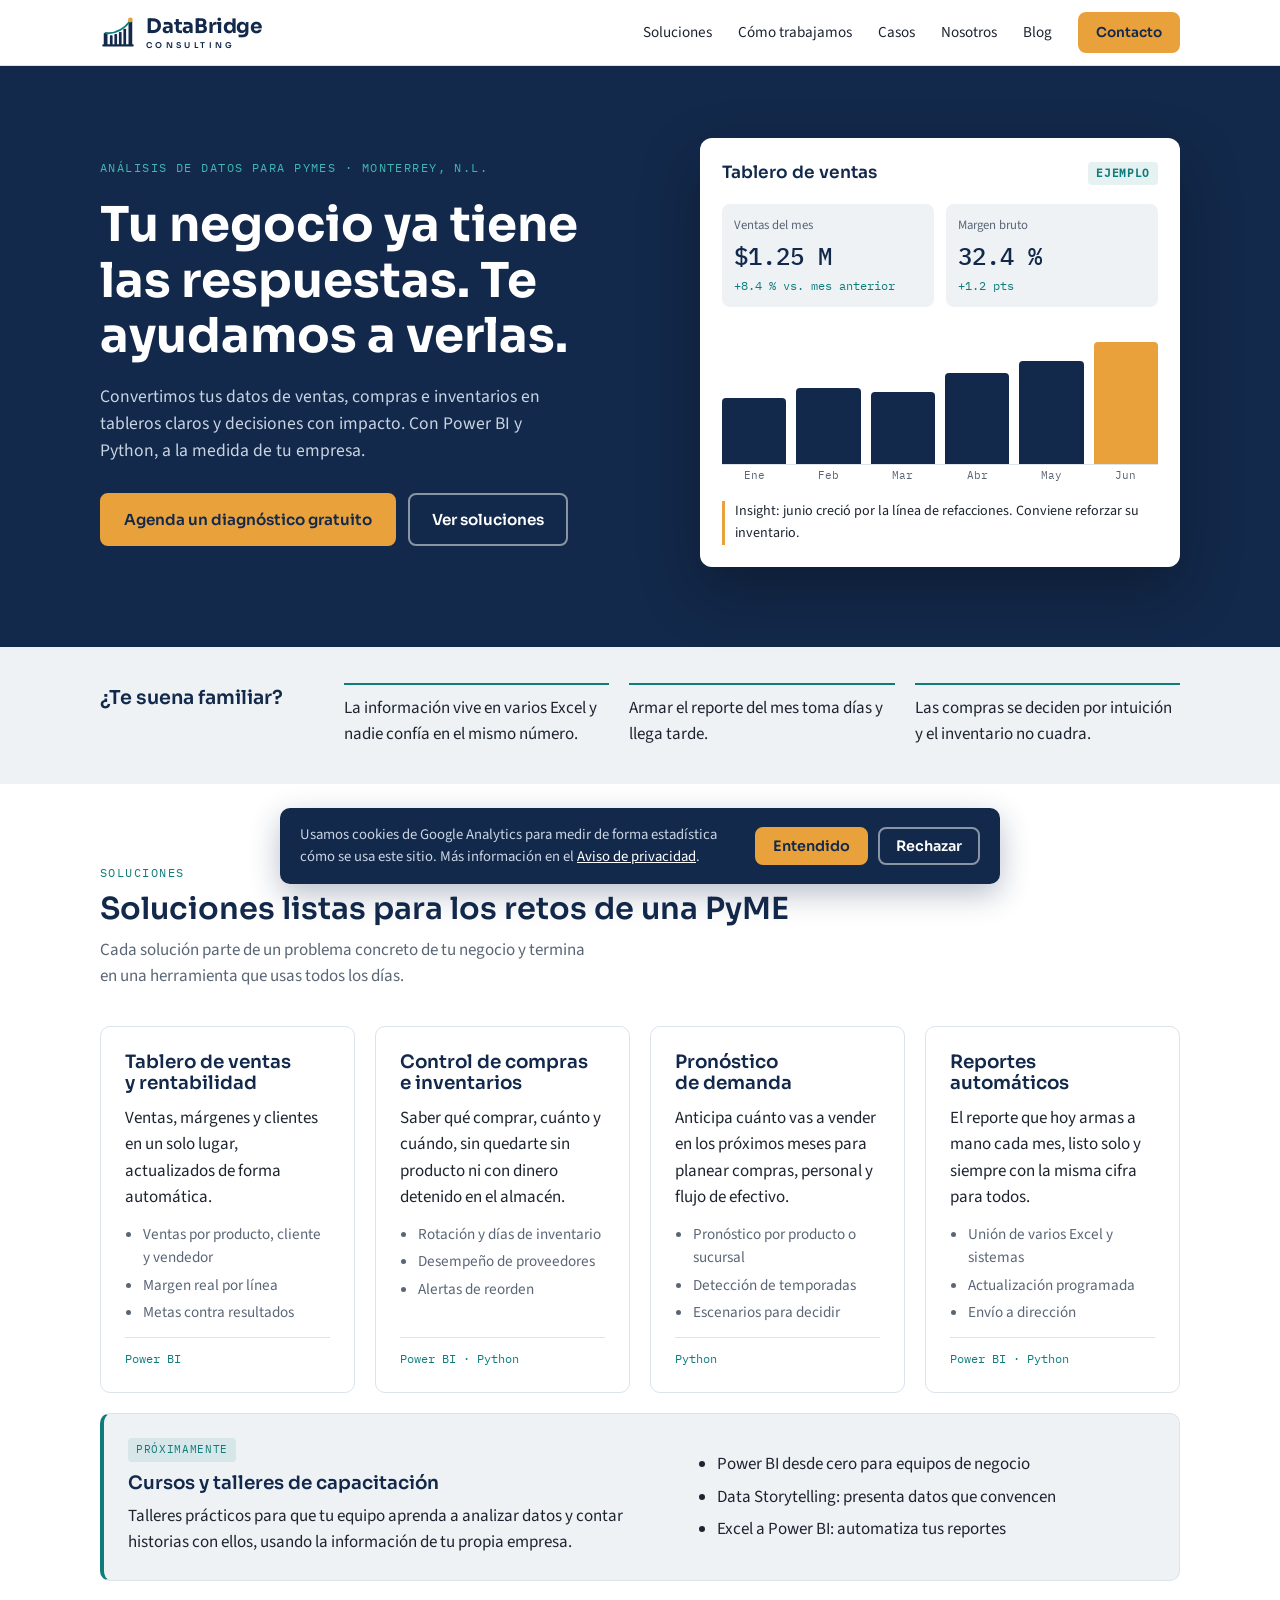
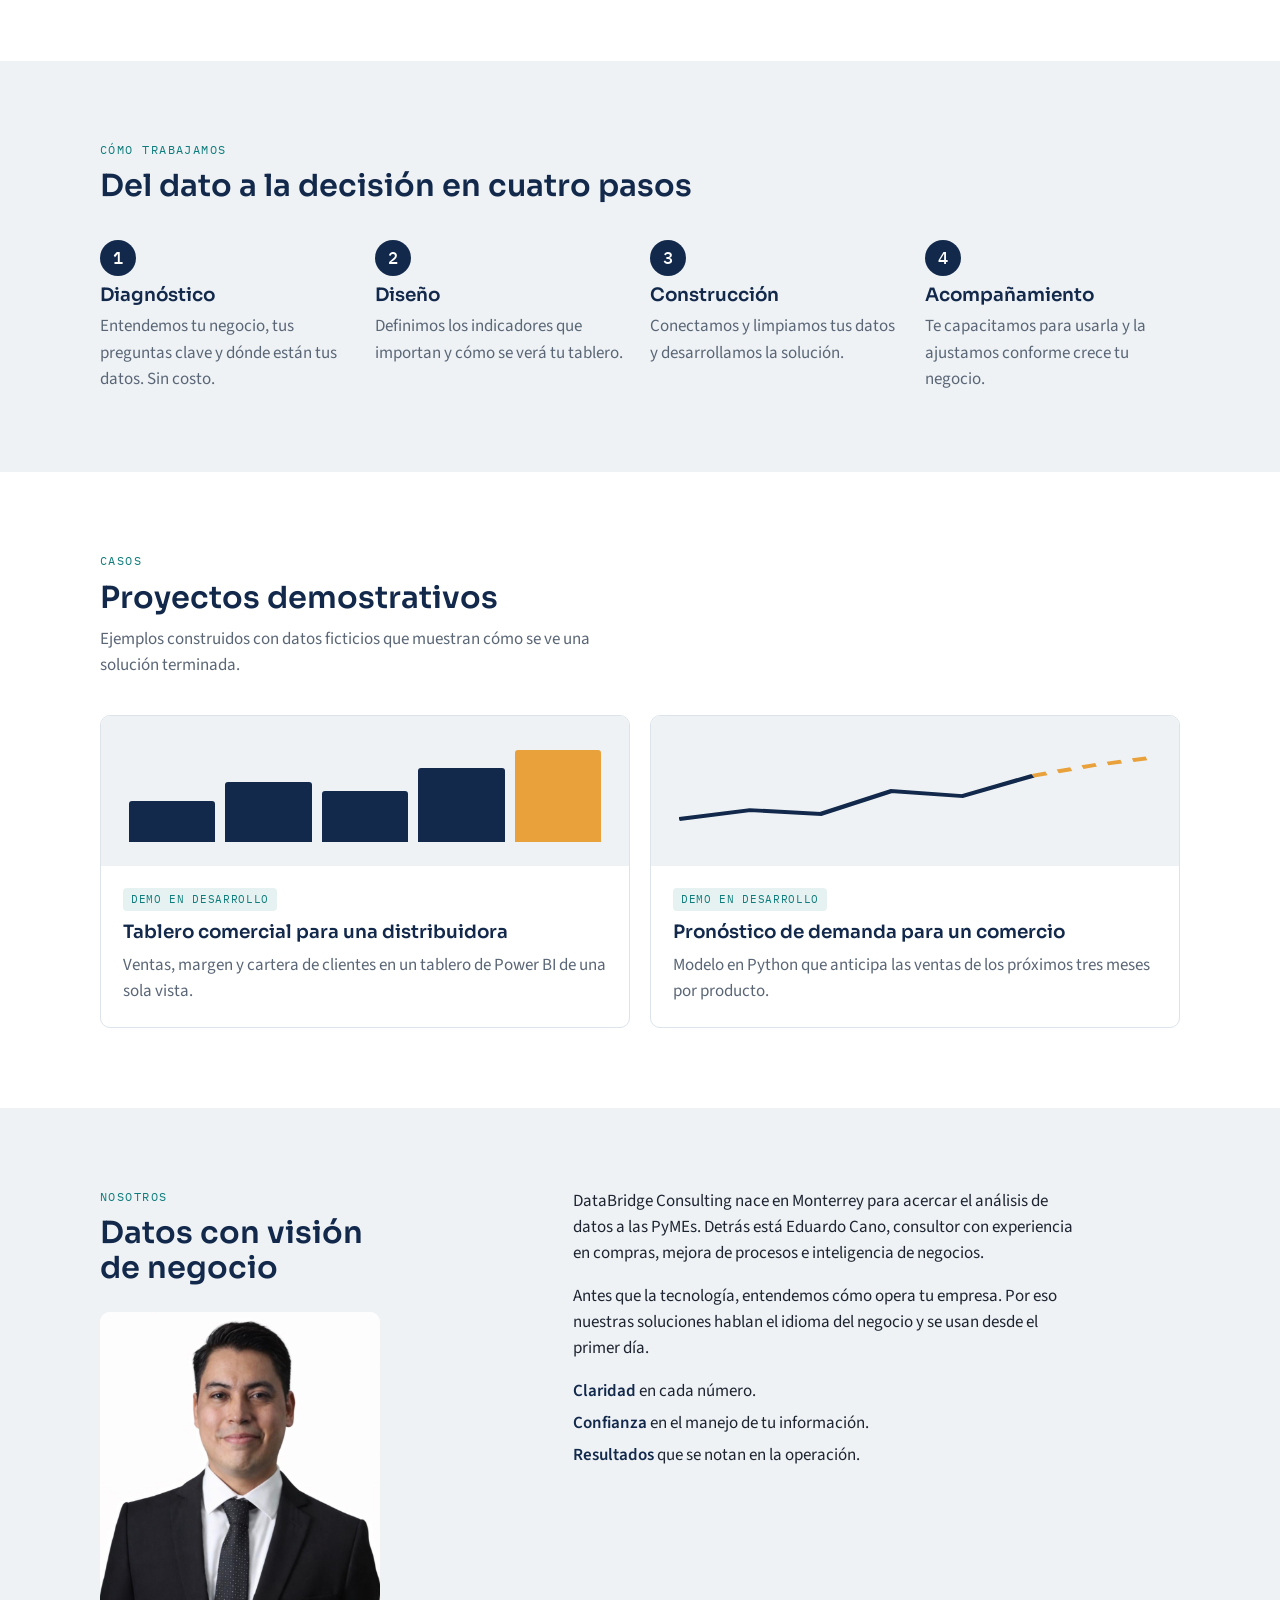
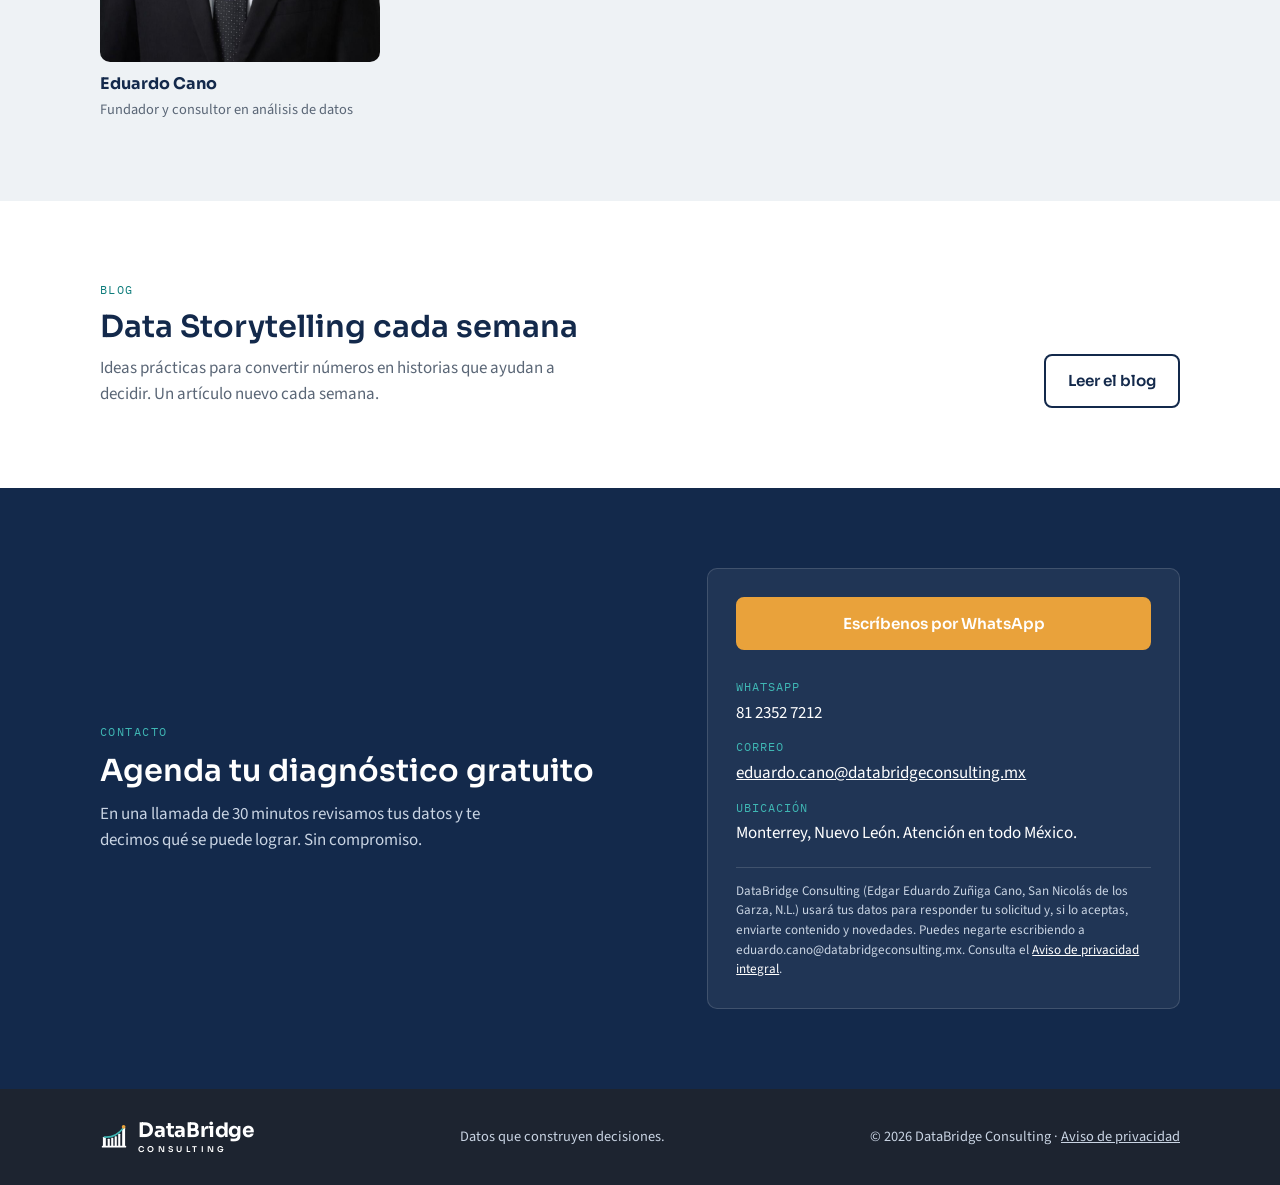
<file: index.html>
<!doctype html>
<html lang="es-MX">
<head>
  <meta charset="utf-8">
  <meta name="viewport" content="width=device-width, initial-scale=1">
  <meta name="google-site-verification" content="JK-q26EbgJEbAvwBFblV83oaf8renYYIeNBQcMN033M">
  <title>DataBridge Consulting | Análisis de datos para PyMEs en Monterrey</title>
  <meta name="description" content="Consultoría en análisis de datos para PyMEs en Monterrey. Tableros en Power BI y analítica con Python para que decidas con datos.">
  <link rel="canonical" href="https://databridgeconsulting.mx/">
  <meta property="og:site_name" content="DataBridge Consulting">
  <meta property="og:locale" content="es_MX">
  <meta property="og:type" content="website">
  <meta property="og:url" content="https://databridgeconsulting.mx/">
  <meta property="og:title" content="DataBridge Consulting">
  <meta property="og:description" content="Datos que construyen decisiones. Análisis de datos para PyMEs en Monterrey, N.L.">
  <meta property="og:image" content="https://databridgeconsulting.mx/assets/img/og-image.png">
  <meta property="og:image:width" content="1200">
  <meta property="og:image:height" content="630">
  <meta name="twitter:card" content="summary_large_image">
  <meta name="theme-color" content="#13294B">
  <link rel="icon" href="assets/img/favicon.svg" type="image/svg+xml">
  <link rel="apple-touch-icon" href="assets/img/apple-touch-icon.png">
  <link rel="stylesheet" href="assets/fonts/fonts.css">
  <link rel="stylesheet" href="assets/css/styles.css?v=20261005">
</head>
<body>

<header class="site-header">
  <div class="container header-inner">
    <a href="#inicio" class="lockup" aria-label="DataBridge Consulting, inicio">
      <img src="assets/img/simbolo.svg" alt="" width="36" height="36">
      <span class="word"><b>DataBridge</b><small>CONSULTING</small></span>
    </a>
    <button class="menu-toggle" id="menu-toggle" aria-expanded="false" aria-controls="menu">Menú</button>
    <nav id="menu" class="menu">
      <a href="#soluciones">Soluciones</a>
      <a href="#proceso">Cómo trabajamos</a>
      <a href="#casos">Casos</a>
      <a href="#nosotros">Nosotros</a>
      <a href="blog/">Blog</a>
      <a href="#contacto" class="btn btn-sm">Contacto</a>
    </nav>
  </div>
</header>

<main>

  <!-- INICIO -->
  <section id="inicio" class="hero">
    <div class="container hero-grid">
      <div class="hero-copy">
        <p class="eyebrow on-dark">Análisis de datos para PyMEs · Monterrey, N.L.</p>
        <h1>Tu negocio ya tiene las respuestas. Te ayudamos a verlas.</h1>
        <p class="hero-lead">Convertimos tus datos de ventas, compras e inventarios en tableros claros y decisiones con impacto. Con Power BI y Python, a la medida de tu empresa.</p>
        <div class="hero-actions">
          <a href="#contacto" class="btn">Agenda un diagnóstico gratuito</a>
          <a href="#soluciones" class="btn btn-ghost">Ver soluciones</a>
        </div>
      </div>

      <figure class="dash" aria-label="Ejemplo de tablero de ventas">
        <div class="dash-head">
          <span>Tablero de ventas</span>
          <span class="tag">Ejemplo</span>
        </div>
        <div class="kpis">
          <div><span class="kpi-label">Ventas del mes</span><span class="kpi-value">$1.25 M</span><span class="kpi-delta up">+8.4 % vs. mes anterior</span></div>
          <div><span class="kpi-label">Margen bruto</span><span class="kpi-value">32.4 %</span><span class="kpi-delta up">+1.2 pts</span></div>
        </div>
        <div class="chart" role="img" aria-label="Ventas mensuales de enero a junio en aumento, junio destacado">
          <div class="bar" style="--h:48%"><span>Ene</span></div>
          <div class="bar" style="--h:55%"><span>Feb</span></div>
          <div class="bar" style="--h:52%"><span>Mar</span></div>
          <div class="bar" style="--h:66%"><span>Abr</span></div>
          <div class="bar" style="--h:74%"><span>May</span></div>
          <div class="bar hl" style="--h:88%"><span>Jun</span></div>
        </div>
        <figcaption>Insight: junio creció por la línea de refacciones. Conviene reforzar su inventario.</figcaption>
      </figure>
    </div>
  </section>

  <!-- PROPUESTA -->
  <section class="band">
    <div class="container band-grid">
      <p class="band-title">¿Te suena familiar?</p>
      <ul class="pains">
        <li>La información vive en varios Excel y nadie confía en el mismo número.</li>
        <li>Armar el reporte del mes toma días y llega tarde.</li>
        <li>Las compras se deciden por intuición y el inventario no cuadra.</li>
      </ul>
    </div>
  </section>

  <!-- SOLUCIONES -->
  <section id="soluciones" class="section">
    <div class="container">
      <div class="section-head">
        <p class="eyebrow">Soluciones</p>
        <h2>Soluciones listas para los retos de una PyME</h2>
        <p class="lead">Cada solución parte de un problema concreto de tu negocio y termina en una herramienta que usas todos los días.</p>
      </div>
      <div class="cards">
        <article class="card">
          <h3>Tablero de ventas y rentabilidad</h3>
          <p>Ventas, márgenes y clientes en un solo lugar, actualizados de forma automática.</p>
          <ul><li>Ventas por producto, cliente y vendedor</li><li>Margen real por línea</li><li>Metas contra resultados</li></ul>
          <p class="card-tool">Power BI</p>
        </article>
        <article class="card">
          <h3>Control de compras e inventarios</h3>
          <p>Saber qué comprar, cuánto y cuándo, sin quedarte sin producto ni con dinero detenido en el almacén.</p>
          <ul><li>Rotación y días de inventario</li><li>Desempeño de proveedores</li><li>Alertas de reorden</li></ul>
          <p class="card-tool">Power BI · Python</p>
        </article>
        <article class="card">
          <h3>Pronóstico de demanda</h3>
          <p>Anticipa cuánto vas a vender en los próximos meses para planear compras, personal y flujo de efectivo.</p>
          <ul><li>Pronóstico por producto o sucursal</li><li>Detección de temporadas</li><li>Escenarios para decidir</li></ul>
          <p class="card-tool">Python</p>
        </article>
        <article class="card">
          <h3>Reportes automáticos</h3>
          <p>El reporte que hoy armas a mano cada mes, listo solo y siempre con la misma cifra para todos.</p>
          <ul><li>Unión de varios Excel y sistemas</li><li>Actualización programada</li><li>Envío a dirección</li></ul>
          <p class="card-tool">Power BI · Python</p>
        </article>
      </div>
      <article class="training">
        <div class="training-copy">
          <p class="tag">Próximamente</p>
          <h3>Cursos y talleres de capacitación</h3>
          <p>Talleres prácticos para que tu equipo aprenda a analizar datos y contar historias con ellos, usando la información de tu propia empresa.</p>
        </div>
        <ul>
          <li>Power BI desde cero para equipos de negocio</li>
          <li>Data Storytelling: presenta datos que convencen</li>
          <li>Excel a Power BI: automatiza tus reportes</li>
        </ul>
      </article>
    </div>
  </section>

  <!-- PROCESO -->
  <section id="proceso" class="section section-alt">
    <div class="container">
      <div class="section-head">
        <p class="eyebrow">Cómo trabajamos</p>
        <h2>Del dato a la decisión en cuatro pasos</h2>
      </div>
      <ol class="steps">
        <li><h3>Diagnóstico</h3><p>Entendemos tu negocio, tus preguntas clave y dónde están tus datos. Sin costo.</p></li>
        <li><h3>Diseño</h3><p>Definimos los indicadores que importan y cómo se verá tu tablero.</p></li>
        <li><h3>Construcción</h3><p>Conectamos y limpiamos tus datos y desarrollamos la solución.</p></li>
        <li><h3>Acompañamiento</h3><p>Te capacitamos para usarla y la ajustamos conforme crece tu negocio.</p></li>
      </ol>
    </div>
  </section>

  <!-- CASOS -->
  <section id="casos" class="section">
    <div class="container">
      <div class="section-head">
        <p class="eyebrow">Casos</p>
        <h2>Proyectos demostrativos</h2>
        <p class="lead">Ejemplos construidos con datos ficticios que muestran cómo se ve una solución terminada.</p>
      </div>
      <div class="cases">
        <article class="case">
          <div class="case-visual" aria-hidden="true">
            <div class="mini-bars"><i style="--h:40%"></i><i style="--h:58%"></i><i style="--h:50%"></i><i style="--h:72%"></i><i style="--h:90%" class="hl"></i></div>
          </div>
          <div class="case-body">
            <p class="tag">Demo en desarrollo</p>
            <h3>Tablero comercial para una distribuidora</h3>
            <p>Ventas, margen y cartera de clientes en un tablero de Power BI de una sola vista.</p>
          </div>
        </article>
        <article class="case">
          <div class="case-visual" aria-hidden="true">
            <svg viewBox="0 0 200 80" preserveAspectRatio="none"><polyline points="0,62 30,55 60,58 90,40 120,44 150,28" fill="none" stroke="#13294B" stroke-width="3"/><polyline points="150,28 175,20 200,14" fill="none" stroke="#E9A23B" stroke-width="3" stroke-dasharray="6 5"/></svg>
          </div>
          <div class="case-body">
            <p class="tag">Demo en desarrollo</p>
            <h3>Pronóstico de demanda para un comercio</h3>
            <p>Modelo en Python que anticipa las ventas de los próximos tres meses por producto.</p>
          </div>
        </article>
      </div>
    </div>
  </section>

  <!-- NOSOTROS -->
  <section id="nosotros" class="section section-alt">
    <div class="container about">
      <div class="about-head">
        <p class="eyebrow">Nosotros</p>
        <h2>Datos con visión de negocio</h2>
        <figure class="portrait">
          <img src="assets/img/eduardo-cano.jpg" alt="Eduardo Cano, fundador de DataBridge Consulting" width="868" height="1280" loading="lazy">
          <figcaption><b>Eduardo Cano</b><span>Fundador y consultor en análisis de datos</span></figcaption>
        </figure>
      </div>
      <div class="about-copy">
        <p>DataBridge Consulting nace en Monterrey para acercar el análisis de datos a las PyMEs. Detrás está Eduardo Cano, consultor con experiencia en compras, mejora de procesos e inteligencia de negocios.</p>
        <p>Antes que la tecnología, entendemos cómo opera tu empresa. Por eso nuestras soluciones hablan el idioma del negocio y se usan desde el primer día.</p>
        <ul class="values">
          <li><b>Claridad</b> en cada número.</li>
          <li><b>Confianza</b> en el manejo de tu información.</li>
          <li><b>Resultados</b> que se notan en la operación.</li>
        </ul>
      </div>
    </div>
  </section>

  <!-- BLOG -->
  <section id="blog" class="section">
    <div class="container blog-teaser">
      <div>
        <p class="eyebrow">Blog</p>
        <h2>Data Storytelling cada semana</h2>
        <p class="lead">Ideas prácticas para convertir números en historias que ayudan a decidir. Un artículo nuevo cada semana.</p>
      </div>
      <a href="blog/" class="btn btn-outline">Leer el blog</a>
    </div>
  </section>

  <!-- CONTACTO -->
  <section id="contacto" class="section contact">
    <div class="container contact-grid">
      <div>
        <p class="eyebrow on-dark">Contacto</p>
        <h2>Agenda tu diagnóstico gratuito</h2>
        <p class="contact-lead">En una llamada de 30 minutos revisamos tus datos y te decimos qué se puede lograr. Sin compromiso.</p>
      </div>
      <div class="contact-card">
        <a class="btn" href="https://wa.me/528123527212?text=Hola%2C%20me%20interesa%20un%20diagn%C3%B3stico%20de%20datos" target="_blank" rel="noopener">Escríbenos por WhatsApp</a>
        <dl>
          <dt>WhatsApp</dt><dd>81 2352 7212</dd>
          <dt>Correo</dt><dd><a href="mailto:eduardo.cano@databridgeconsulting.mx">eduardo.cano@databridgeconsulting.mx</a></dd>
          <dt>Ubicación</dt><dd>Monterrey, Nuevo León. Atención en todo México.</dd>
        </dl>
        <p class="privacy-note">DataBridge Consulting (Edgar Eduardo Zuñiga Cano, San Nicolás de los Garza, N.L.) usará tus datos para responder tu solicitud y, si lo aceptas, enviarte contenido y novedades. Puedes negarte escribiendo a eduardo.cano@databridgeconsulting.mx. Consulta el <a href="aviso-de-privacidad.html">Aviso de privacidad integral</a>.</p>
      </div>
    </div>
  </section>

</main>

<footer class="site-footer">
  <div class="container footer-inner">
    <span class="lockup">
      <img src="assets/img/simbolo-negativo.svg" alt="" width="28" height="28">
      <span class="word"><b>DataBridge</b><small>CONSULTING</small></span>
    </span>
    <p>Datos que construyen decisiones.</p>
    <p class="copy">© <span id="year">2026</span> DataBridge Consulting · <a href="aviso-de-privacidad.html">Aviso de privacidad</a></p>
  </div>
</footer>

<script src="assets/js/main.js?v=20261005"></script>
</body>
</html>
</file>
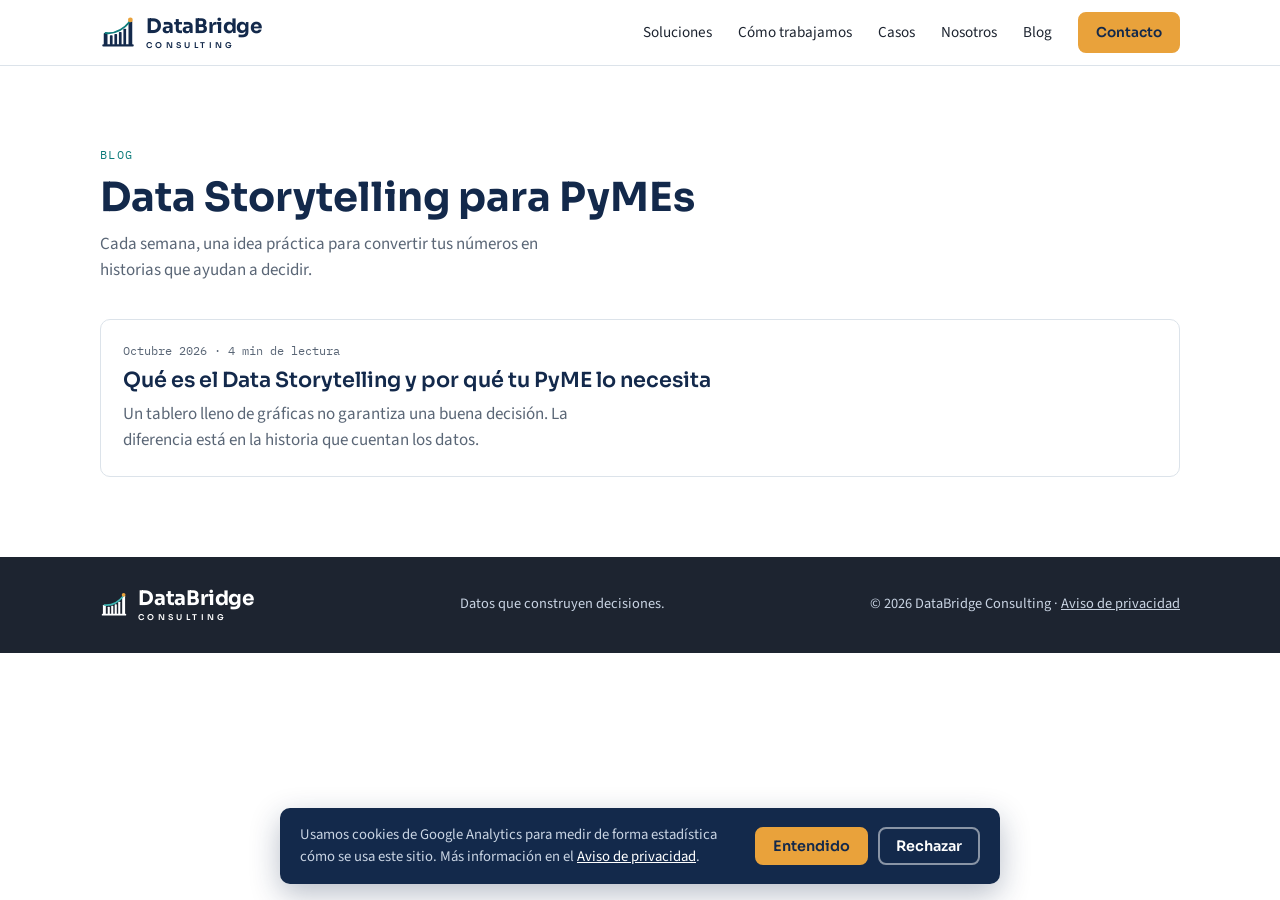
<file: blog/index.html>
<!doctype html>
<html lang="es-MX">
<head>
  <meta charset="utf-8">
  <meta name="viewport" content="width=device-width, initial-scale=1">
  <title>Blog | DataBridge Consulting</title>
  <meta name="description" content="Artículos semanales de Data Storytelling para dueños de PyMEs.">
  <link rel="canonical" href="https://databridgeconsulting.mx/blog/">
  <meta property="og:site_name" content="DataBridge Consulting">
  <meta property="og:locale" content="es_MX">
  <meta property="og:type" content="website">
  <meta property="og:url" content="https://databridgeconsulting.mx/blog/">
  <meta property="og:title" content="Blog de Data Storytelling | DataBridge Consulting">
  <meta property="og:description" content="Artículos semanales de Data Storytelling para dueños de PyMEs.">
  <meta property="og:image" content="https://databridgeconsulting.mx/assets/img/og-image.png">
  <meta property="og:image:width" content="1200">
  <meta property="og:image:height" content="630">
  <meta name="twitter:card" content="summary_large_image">
  <meta name="theme-color" content="#13294B">
  <link rel="icon" href="../assets/img/favicon.svg" type="image/svg+xml">
  <link rel="apple-touch-icon" href="../assets/img/apple-touch-icon.png">
  <link rel="stylesheet" href="../assets/fonts/fonts.css">
  <link rel="stylesheet" href="../assets/css/styles.css?v=20261005">
</head>
<body>

<header class="site-header">
  <div class="container header-inner">
    <a href="../" class="lockup" aria-label="DataBridge Consulting, inicio">
      <img src="../assets/img/simbolo.svg" alt="" width="36" height="36">
      <span class="word"><b>DataBridge</b><small>CONSULTING</small></span>
    </a>
    <button class="menu-toggle" id="menu-toggle" aria-expanded="false" aria-controls="menu">Menú</button>
    <nav id="menu" class="menu">
      <a href="../#soluciones">Soluciones</a>
      <a href="../#proceso">Cómo trabajamos</a>
      <a href="../#casos">Casos</a>
      <a href="../#nosotros">Nosotros</a>
      <a href="./">Blog</a>
      <a href="../#contacto" class="btn btn-sm">Contacto</a>
    </nav>
  </div>
</header>

<main class="section">
  <div class="container">
    <div class="section-head">
      <p class="eyebrow">Blog</p>
      <h1 style="font-size:clamp(1.8rem,4vw,2.5rem)">Data Storytelling para PyMEs</h1>
      <p class="lead">Cada semana, una idea práctica para convertir tus números en historias que ayudan a decidir.</p>
    </div>
    <!-- Para publicar un artículo nuevo: copia un archivo de esta carpeta, cambia el contenido y agrega su tarjeta al inicio de esta lista. -->
    <ul class="post-list">
      <li class="post-item">
        <p class="post-meta">Octubre 2026 · 4 min de lectura</p>
        <h2 style="font-size:1.3rem"><a href="que-es-data-storytelling.html">Qué es el Data Storytelling y por qué tu PyME lo necesita</a></h2>
        <p class="lead">Un tablero lleno de gráficas no garantiza una buena decisión. La diferencia está en la historia que cuentan los datos.</p>
      </li>
    </ul>
  </div>
</main>

<footer class="site-footer">
  <div class="container footer-inner">
    <span class="lockup">
      <img src="../assets/img/simbolo-negativo.svg" alt="" width="28" height="28">
      <span class="word"><b>DataBridge</b><small>CONSULTING</small></span>
    </span>
    <p>Datos que construyen decisiones.</p>
    <p class="copy">© <span id="year">2026</span> DataBridge Consulting · <a href="../aviso-de-privacidad.html">Aviso de privacidad</a></p>
  </div>
</footer>

<script src="../assets/js/main.js?v=20261005"></script>
</body>
</html>
</file>
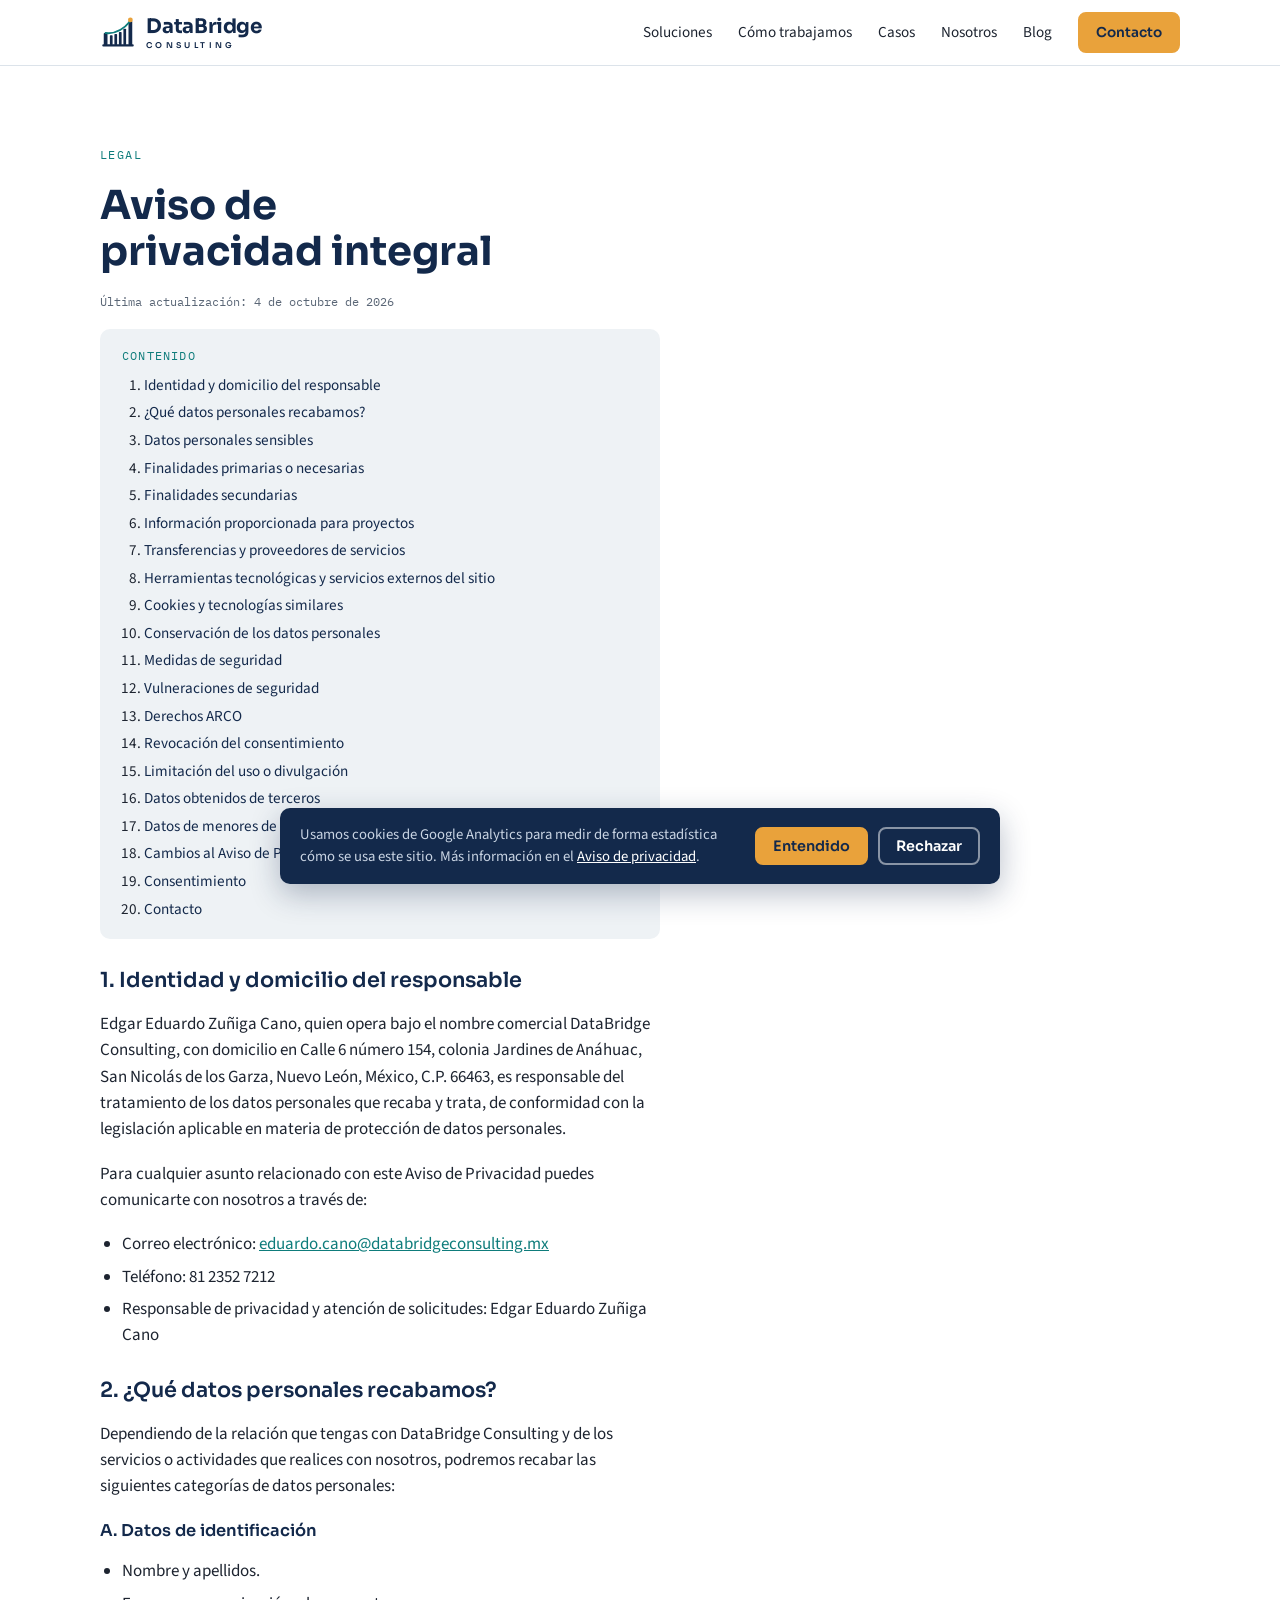
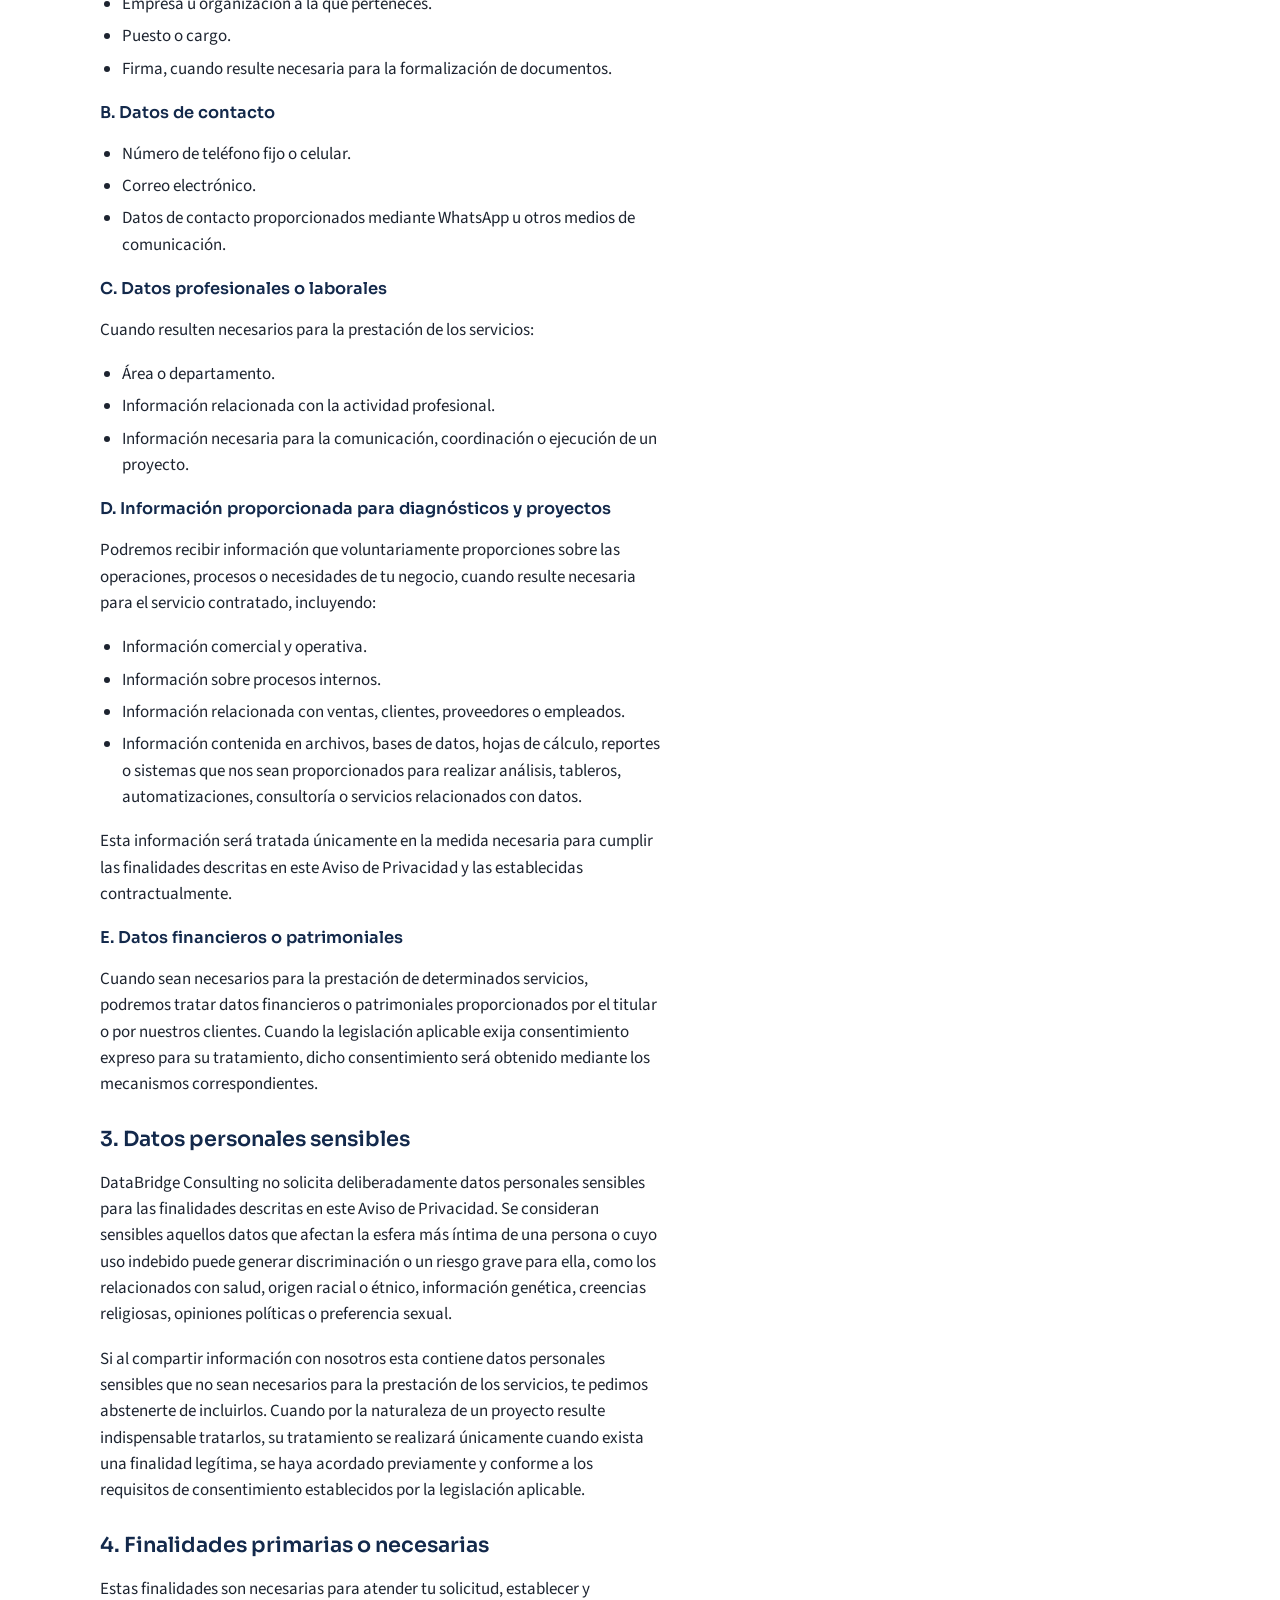
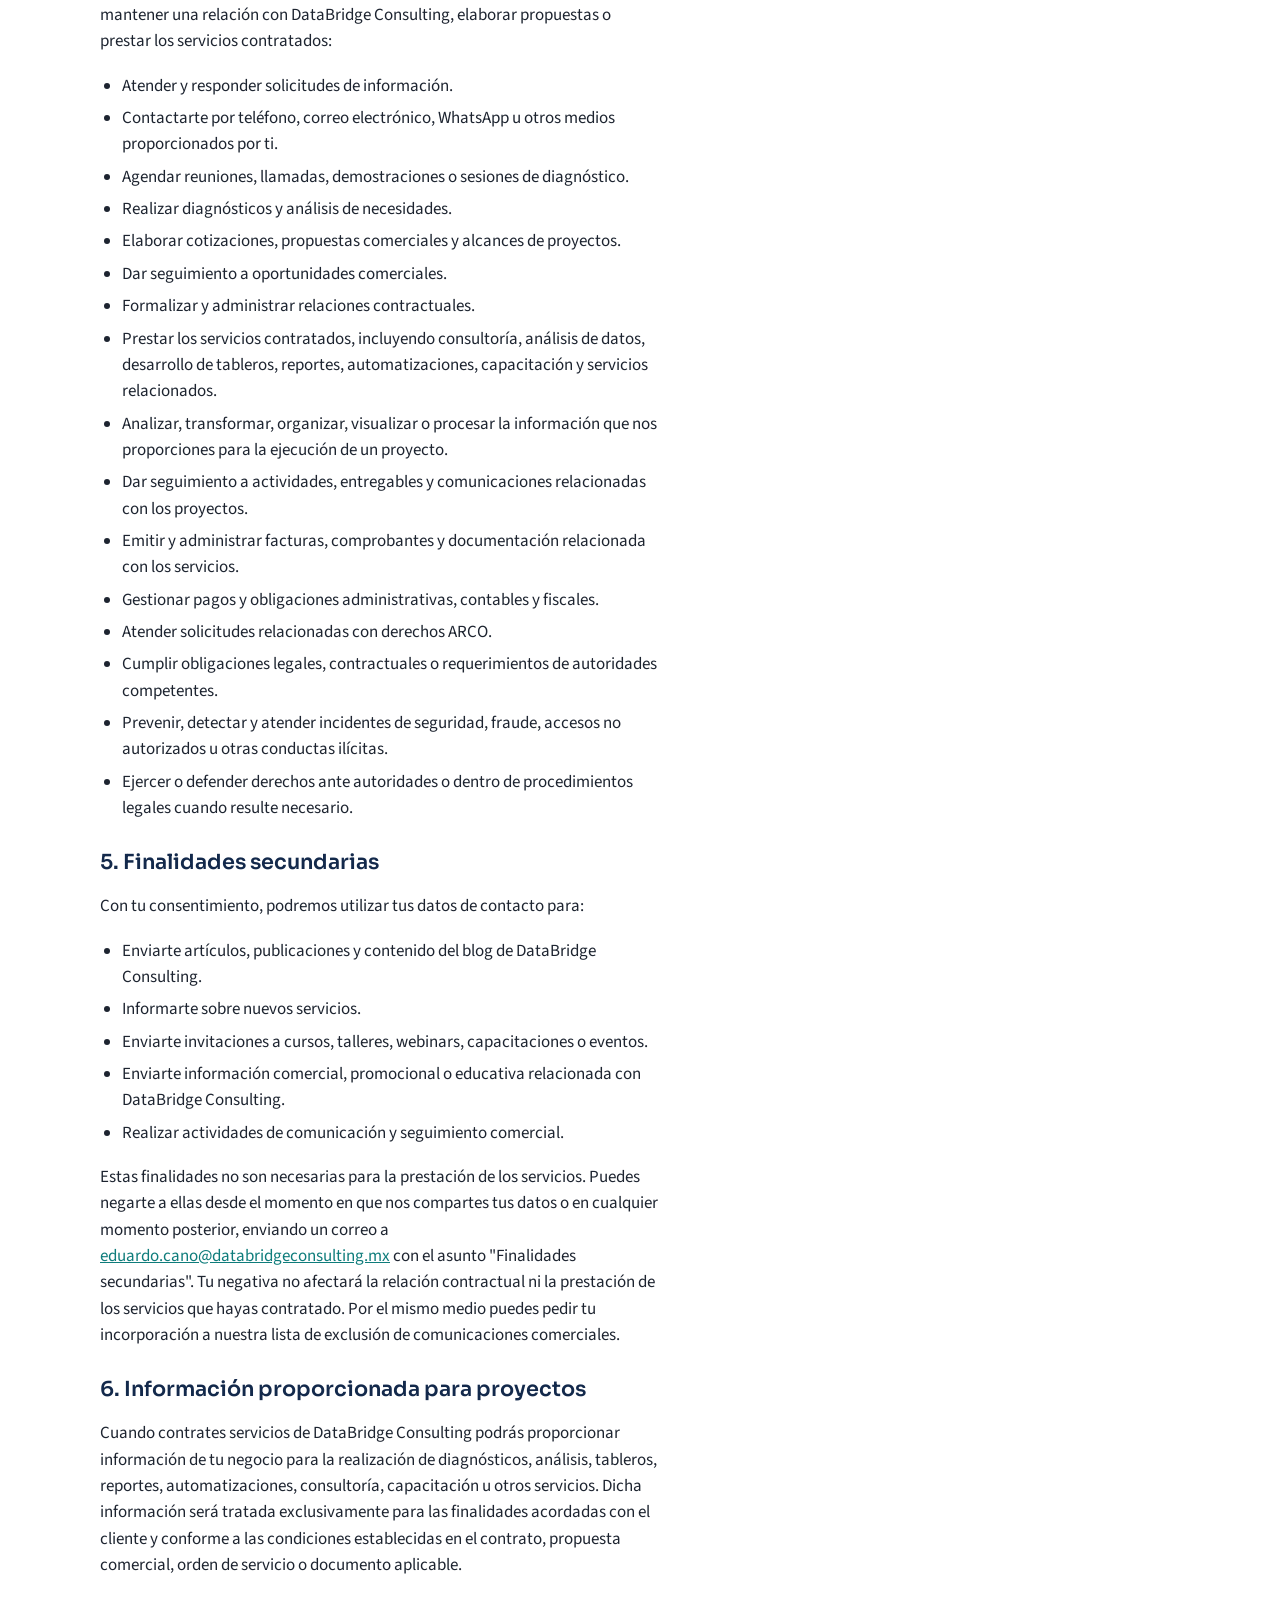
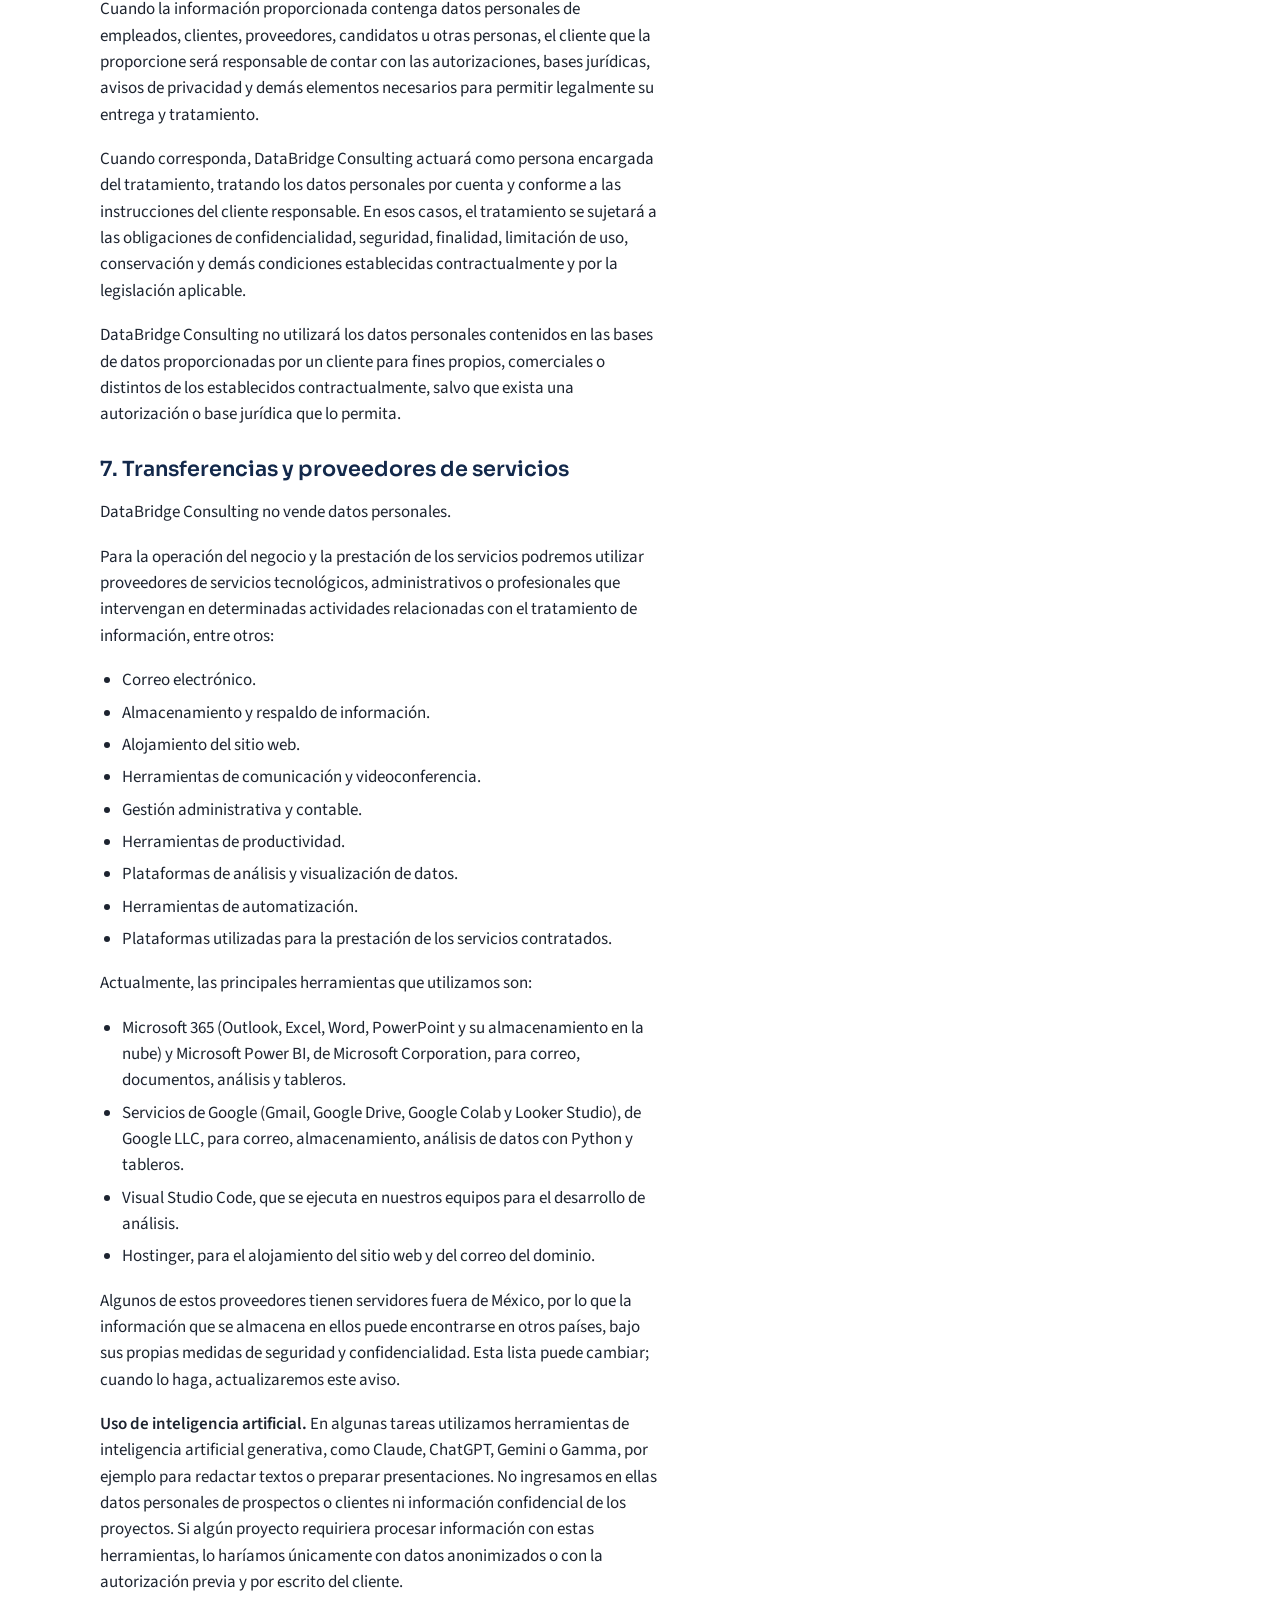
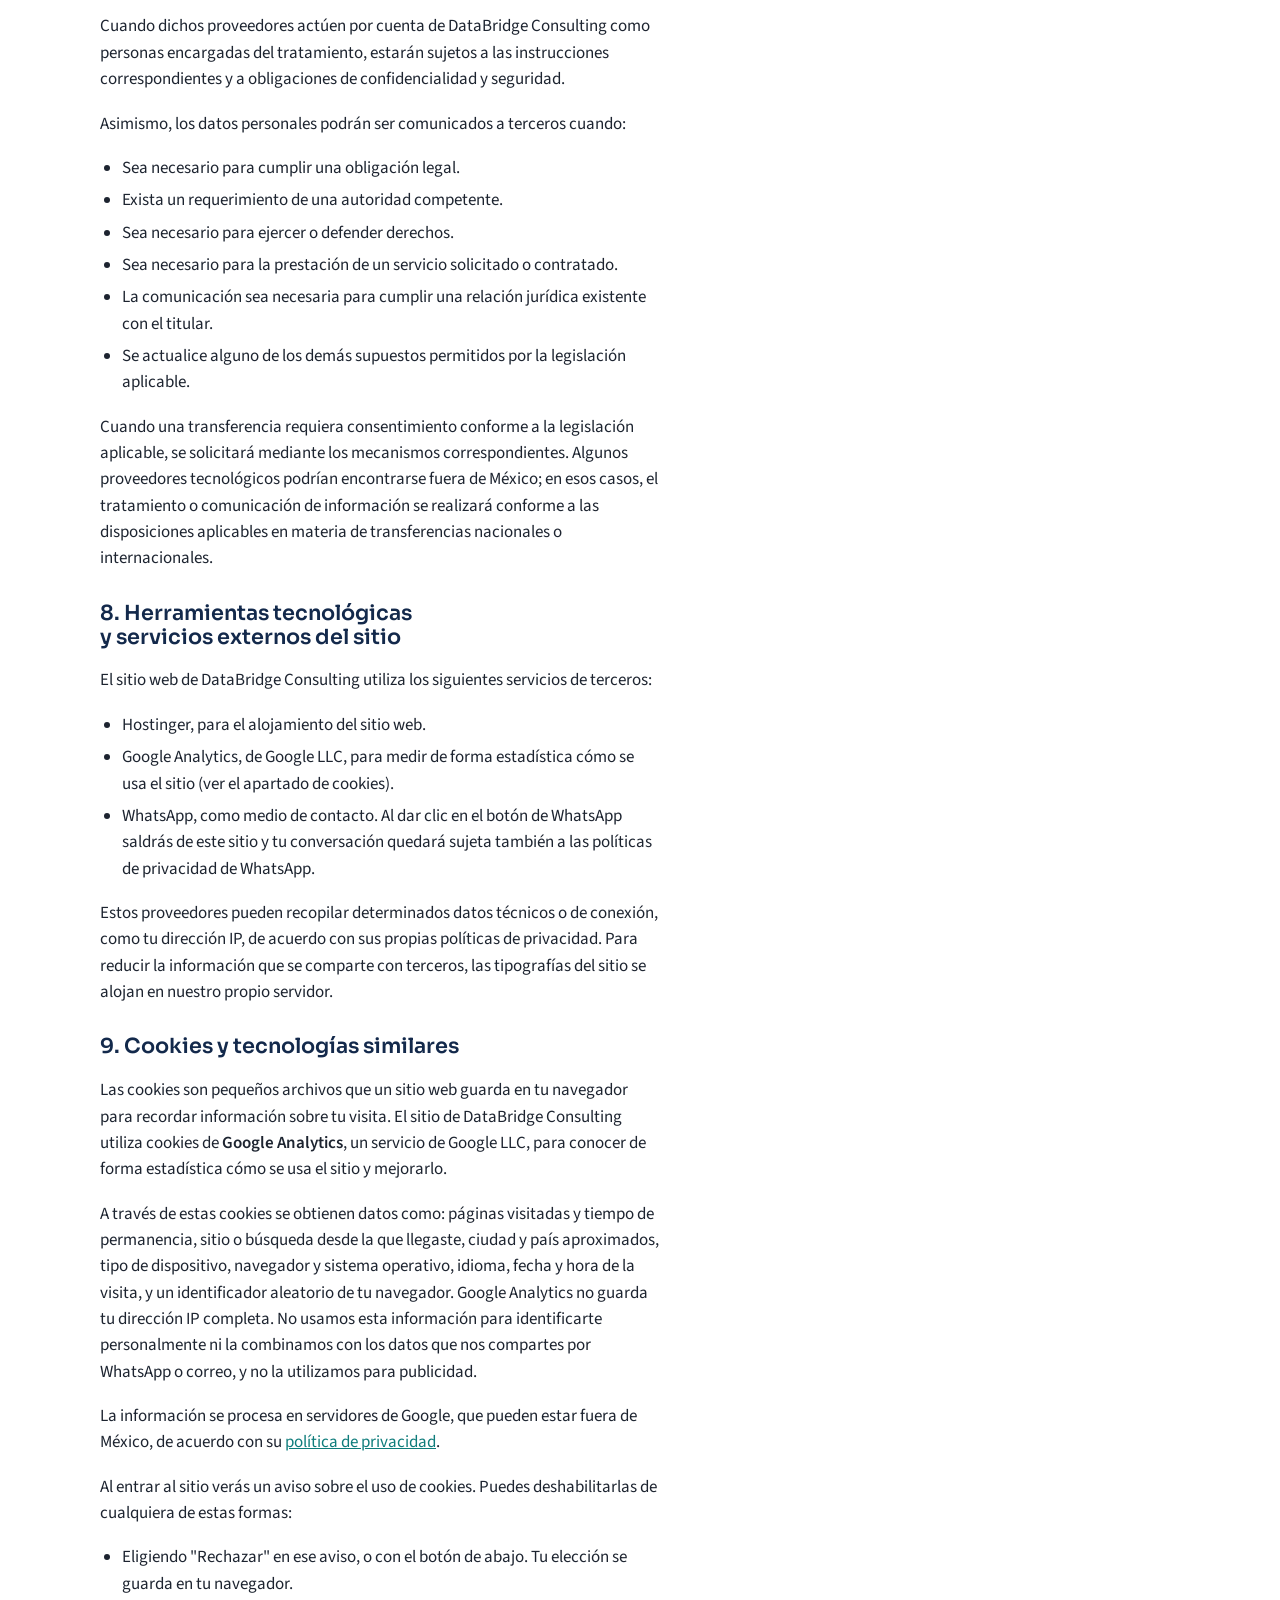
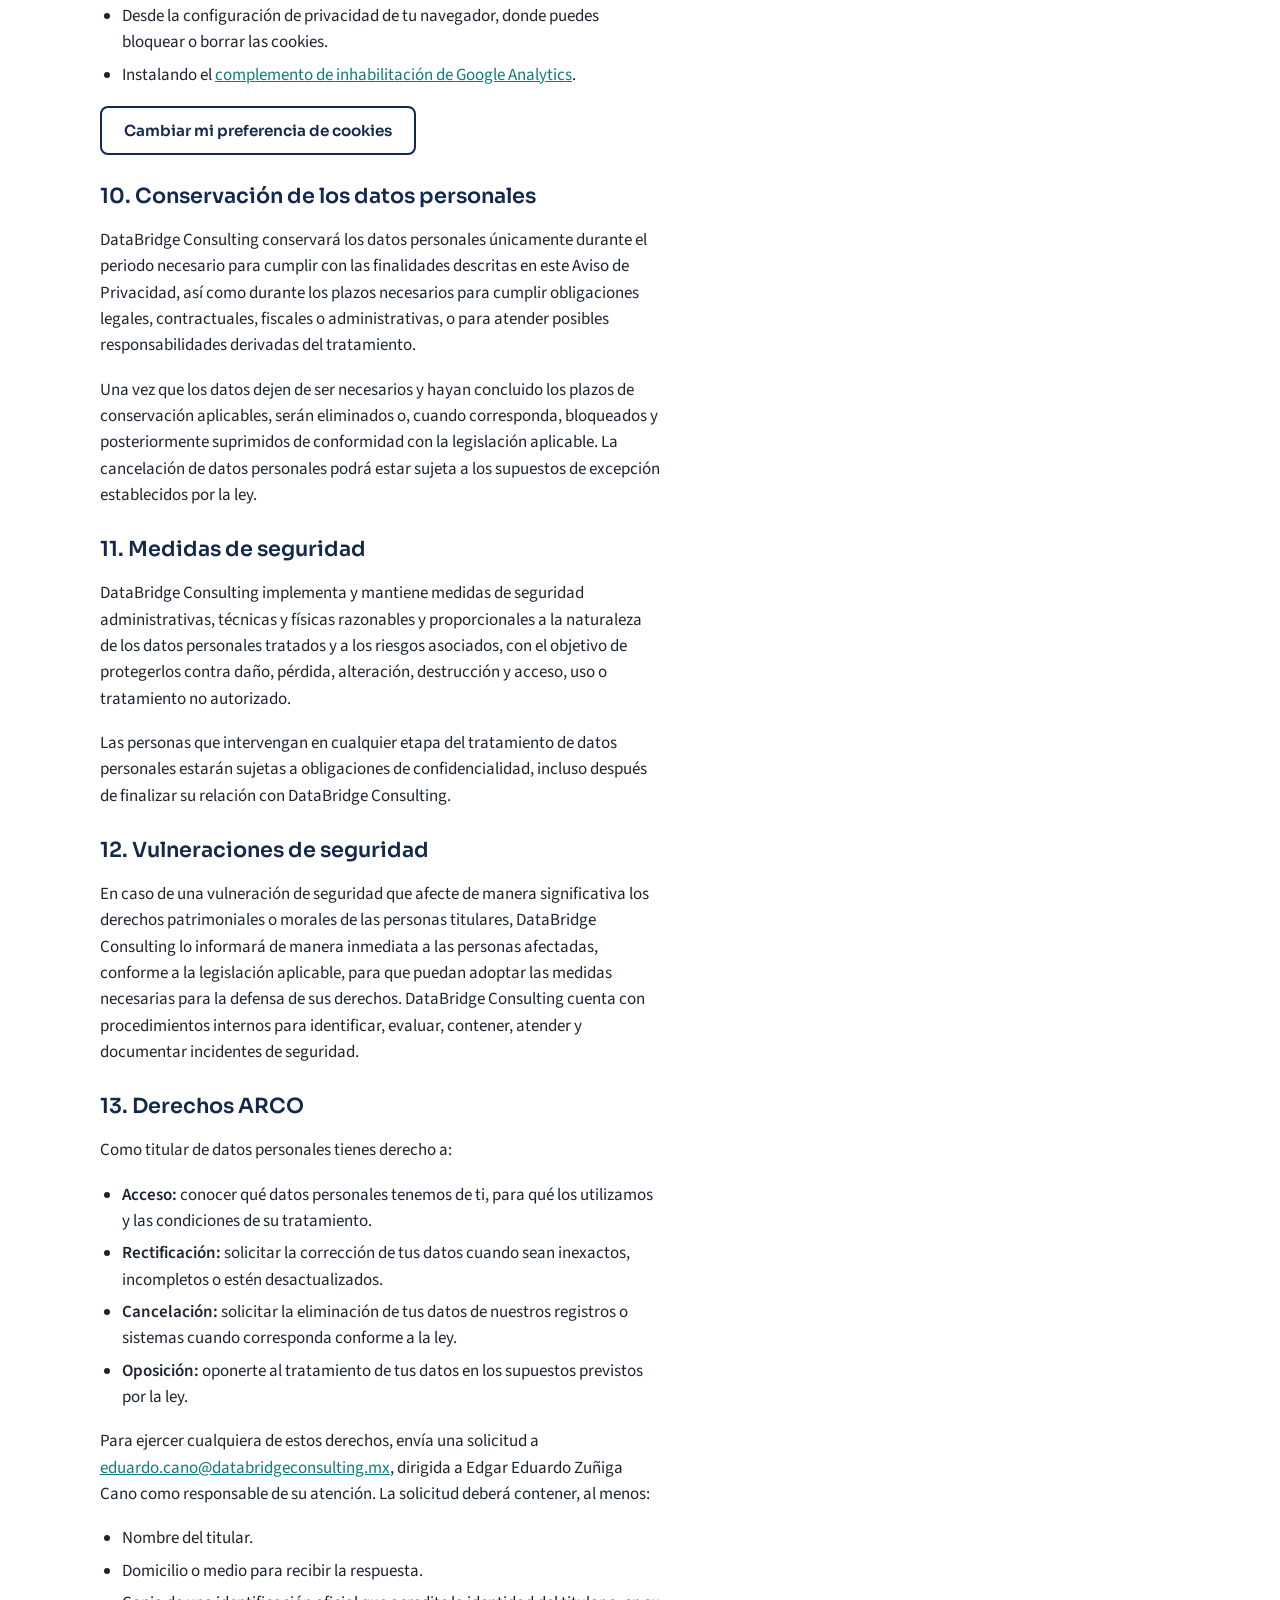
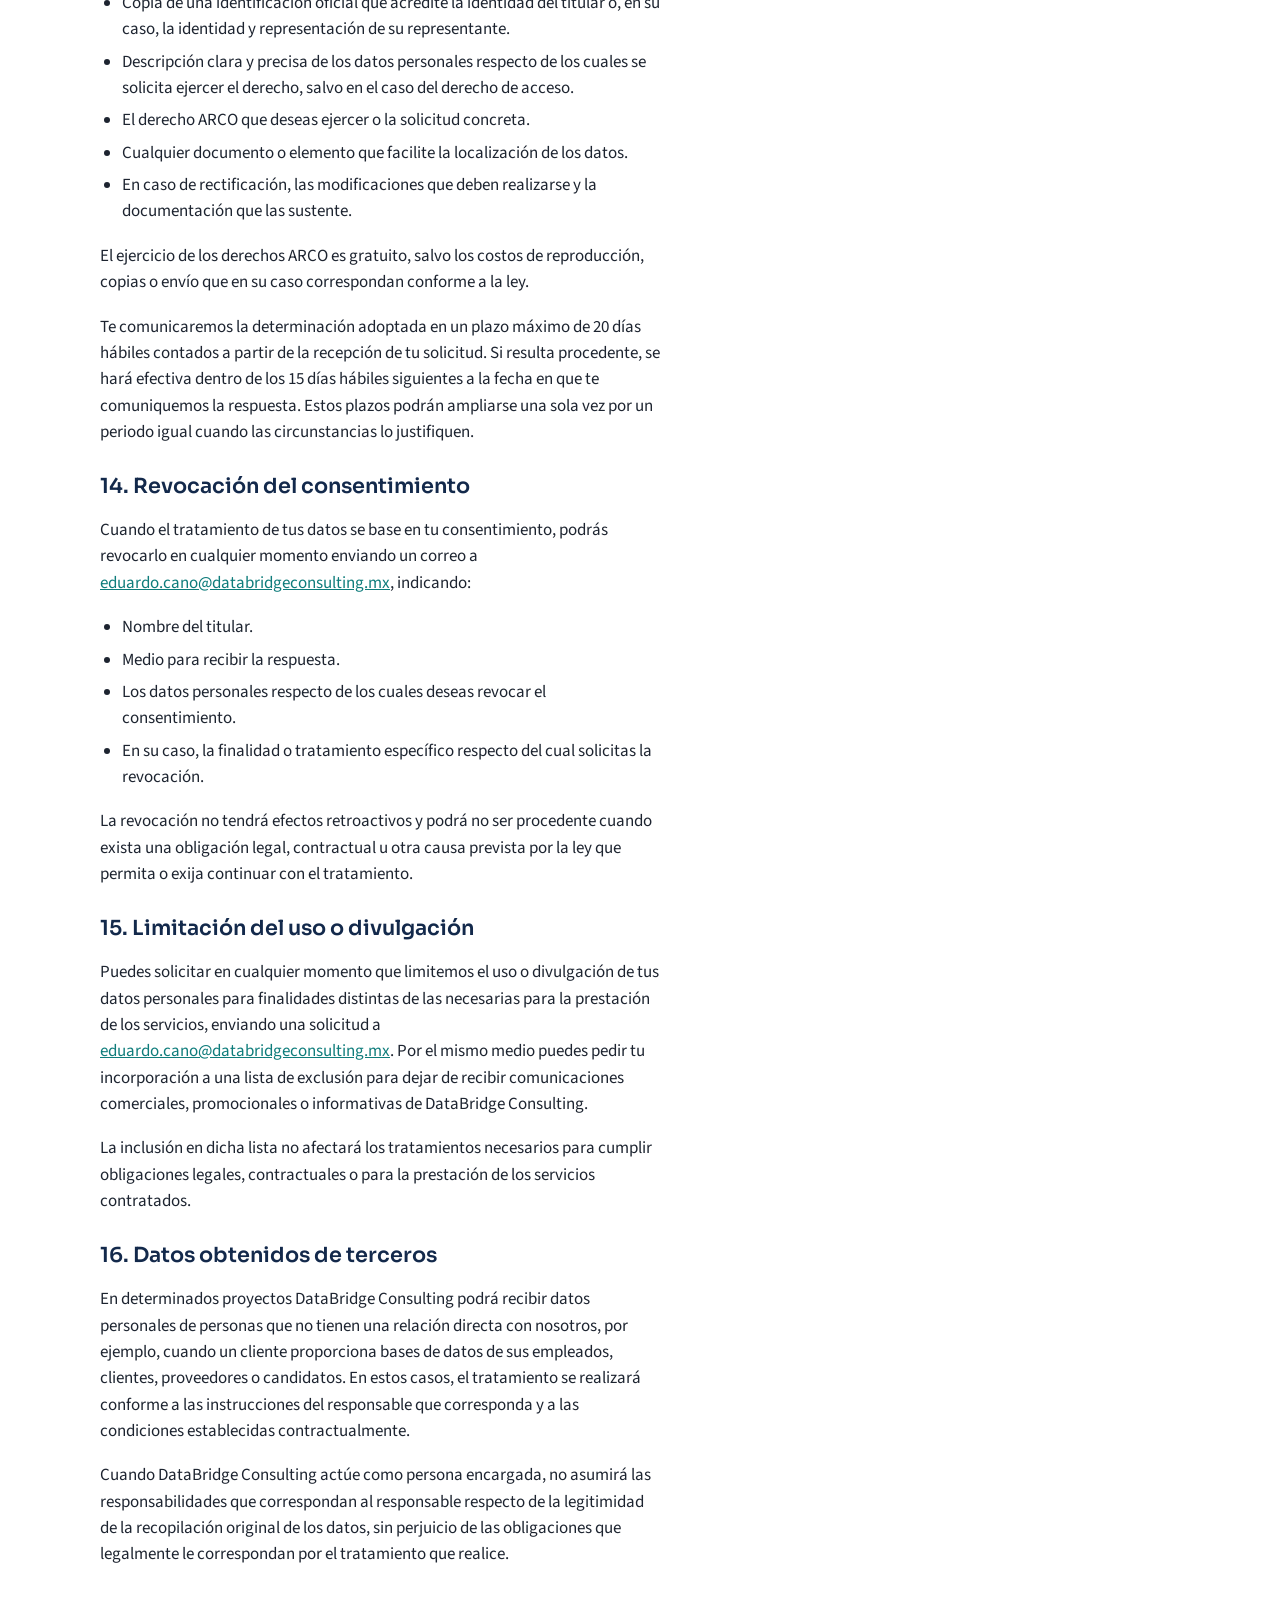
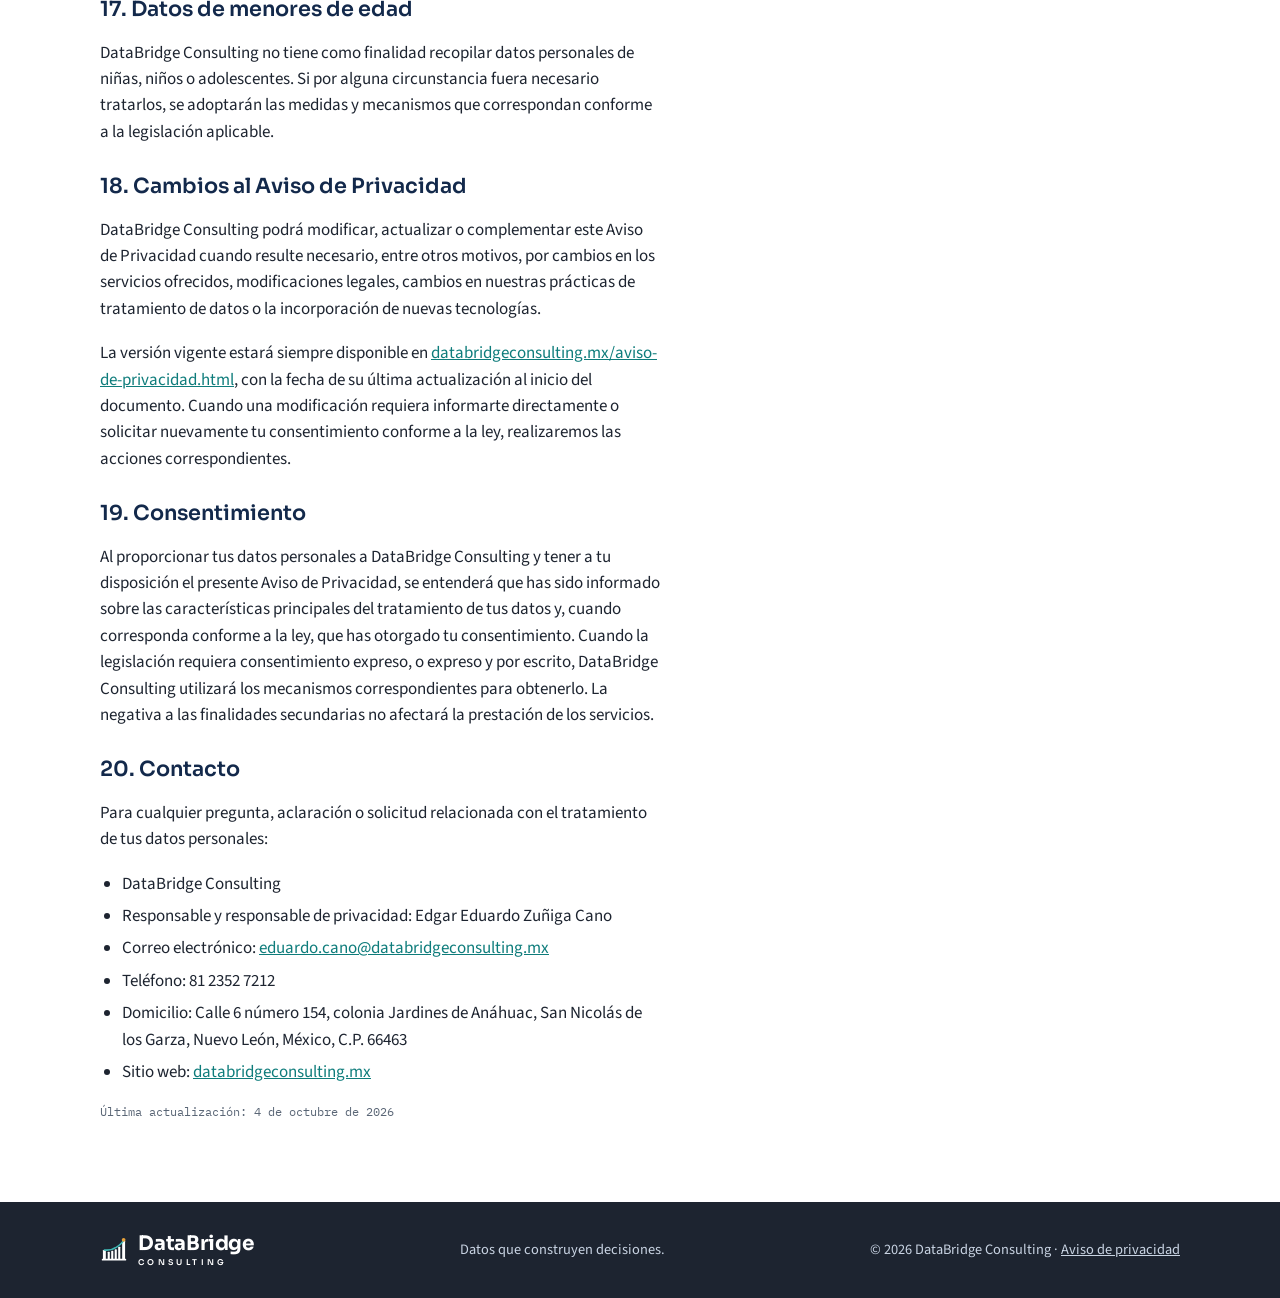
<file: aviso-de-privacidad.html>
<!doctype html>
<html lang="es-MX">
<head>
  <meta charset="utf-8">
  <meta name="viewport" content="width=device-width, initial-scale=1">
  <title>Aviso de privacidad integral | DataBridge Consulting</title>
  <meta name="description" content="Aviso de privacidad integral de DataBridge Consulting: datos que recabamos, finalidades, derechos ARCO y cómo contactarnos.">
  <meta name="theme-color" content="#13294B">
  <link rel="icon" href="assets/img/favicon.svg" type="image/svg+xml">
  <link rel="apple-touch-icon" href="assets/img/apple-touch-icon.png">
  <link rel="stylesheet" href="assets/fonts/fonts.css">
  <link rel="stylesheet" href="assets/css/styles.css?v=20261005">
</head>
<body>

<header class="site-header">
  <div class="container header-inner">
    <a href="./" class="lockup" aria-label="DataBridge Consulting, inicio">
      <img src="assets/img/simbolo.svg" alt="" width="36" height="36">
      <span class="word"><b>DataBridge</b><small>CONSULTING</small></span>
    </a>
    <button class="menu-toggle" id="menu-toggle" aria-expanded="false" aria-controls="menu">Menú</button>
    <nav id="menu" class="menu">
      <a href="#soluciones">Soluciones</a>
      <a href="#proceso">Cómo trabajamos</a>
      <a href="#casos">Casos</a>
      <a href="#nosotros">Nosotros</a>
      <a href="blog/">Blog</a>
      <a href="#contacto" class="btn btn-sm">Contacto</a>
    </nav>
  </div>
</header>

<main class="section">
  <div class="container">
    <article class="article legal">
      <p class="eyebrow">Legal</p>
      <h1>Aviso de privacidad integral</h1>
      <p class="post-meta">Última actualización: 4 de octubre de 2026</p>
      <nav class="toc" aria-label="Contenido">
        <p class="toc-title">Contenido</p>
        <ol>
        <li><a href="#responsable">Identidad y domicilio del responsable</a></li>
        <li><a href="#datos">¿Qué datos personales recabamos?</a></li>
        <li><a href="#sensibles">Datos personales sensibles</a></li>
        <li><a href="#finalidades">Finalidades primarias o necesarias</a></li>
        <li><a href="#secundarias">Finalidades secundarias</a></li>
        <li><a href="#proyectos">Información proporcionada para proyectos</a></li>
        <li><a href="#transferencias">Transferencias y proveedores de servicios</a></li>
        <li><a href="#servicios-externos">Herramientas tecnológicas y servicios externos del sitio</a></li>
        <li><a href="#cookies">Cookies y tecnologías similares</a></li>
        <li><a href="#conservacion">Conservación de los datos personales</a></li>
        <li><a href="#seguridad">Medidas de seguridad</a></li>
        <li><a href="#vulneraciones">Vulneraciones de seguridad</a></li>
        <li><a href="#arco">Derechos ARCO</a></li>
        <li><a href="#revocacion">Revocación del consentimiento</a></li>
        <li><a href="#limitacion">Limitación del uso o divulgación</a></li>
        <li><a href="#terceros">Datos obtenidos de terceros</a></li>
        <li><a href="#menores">Datos de menores de edad</a></li>
        <li><a href="#cambios">Cambios al Aviso de Privacidad</a></li>
        <li><a href="#consentimiento">Consentimiento</a></li>
        <li><a href="#contacto">Contacto</a></li>
        </ol>
      </nav>

      <h2 id="responsable">1. Identidad y domicilio del responsable</h2>
      <p>Edgar Eduardo Zuñiga Cano, quien opera bajo el nombre comercial DataBridge Consulting, con domicilio en Calle 6 número 154, colonia Jardines de Anáhuac, San Nicolás de los Garza, Nuevo León, México, C.P. 66463, es responsable del tratamiento de los datos personales que recaba y trata, de conformidad con la legislación aplicable en materia de protección de datos personales.</p>
      <p>Para cualquier asunto relacionado con este Aviso de Privacidad puedes comunicarte con nosotros a través de:</p>
      <ul>
        <li>Correo electrónico: <a href="mailto:eduardo.cano@databridgeconsulting.mx">eduardo.cano@databridgeconsulting.mx</a></li>
        <li>Teléfono: 81 2352 7212</li>
        <li>Responsable de privacidad y atención de solicitudes: Edgar Eduardo Zuñiga Cano</li>
      </ul>

      <h2 id="datos">2. ¿Qué datos personales recabamos?</h2>
      <p>Dependiendo de la relación que tengas con DataBridge Consulting y de los servicios o actividades que realices con nosotros, podremos recabar las siguientes categorías de datos personales:</p>
      <h3>A. Datos de identificación</h3>
      <ul>
        <li>Nombre y apellidos.</li>
        <li>Empresa u organización a la que perteneces.</li>
        <li>Puesto o cargo.</li>
        <li>Firma, cuando resulte necesaria para la formalización de documentos.</li>
      </ul>
      <h3>B. Datos de contacto</h3>
      <ul>
        <li>Número de teléfono fijo o celular.</li>
        <li>Correo electrónico.</li>
        <li>Datos de contacto proporcionados mediante WhatsApp u otros medios de comunicación.</li>
      </ul>
      <h3>C. Datos profesionales o laborales</h3>
      <p>Cuando resulten necesarios para la prestación de los servicios:</p>
      <ul>
        <li>Área o departamento.</li>
        <li>Información relacionada con la actividad profesional.</li>
        <li>Información necesaria para la comunicación, coordinación o ejecución de un proyecto.</li>
      </ul>
      <h3>D. Información proporcionada para diagnósticos y proyectos</h3>
      <p>Podremos recibir información que voluntariamente proporciones sobre las operaciones, procesos o necesidades de tu negocio, cuando resulte necesaria para el servicio contratado, incluyendo:</p>
      <ul>
        <li>Información comercial y operativa.</li>
        <li>Información sobre procesos internos.</li>
        <li>Información relacionada con ventas, clientes, proveedores o empleados.</li>
        <li>Información contenida en archivos, bases de datos, hojas de cálculo, reportes o sistemas que nos sean proporcionados para realizar análisis, tableros, automatizaciones, consultoría o servicios relacionados con datos.</li>
      </ul>
      <p>Esta información será tratada únicamente en la medida necesaria para cumplir las finalidades descritas en este Aviso de Privacidad y las establecidas contractualmente.</p>
      <h3>E. Datos financieros o patrimoniales</h3>
      <p>Cuando sean necesarios para la prestación de determinados servicios, podremos tratar datos financieros o patrimoniales proporcionados por el titular o por nuestros clientes. Cuando la legislación aplicable exija consentimiento expreso para su tratamiento, dicho consentimiento será obtenido mediante los mecanismos correspondientes.</p>

      <h2 id="sensibles">3. Datos personales sensibles</h2>
      <p>DataBridge Consulting no solicita deliberadamente datos personales sensibles para las finalidades descritas en este Aviso de Privacidad. Se consideran sensibles aquellos datos que afectan la esfera más íntima de una persona o cuyo uso indebido puede generar discriminación o un riesgo grave para ella, como los relacionados con salud, origen racial o étnico, información genética, creencias religiosas, opiniones políticas o preferencia sexual.</p>
      <p>Si al compartir información con nosotros esta contiene datos personales sensibles que no sean necesarios para la prestación de los servicios, te pedimos abstenerte de incluirlos. Cuando por la naturaleza de un proyecto resulte indispensable tratarlos, su tratamiento se realizará únicamente cuando exista una finalidad legítima, se haya acordado previamente y conforme a los requisitos de consentimiento establecidos por la legislación aplicable.</p>

      <h2 id="finalidades">4. Finalidades primarias o necesarias</h2>
      <p>Estas finalidades son necesarias para atender tu solicitud, establecer y mantener una relación con DataBridge Consulting, elaborar propuestas o prestar los servicios contratados:</p>
      <ul>
        <li>Atender y responder solicitudes de información.</li>
        <li>Contactarte por teléfono, correo electrónico, WhatsApp u otros medios proporcionados por ti.</li>
        <li>Agendar reuniones, llamadas, demostraciones o sesiones de diagnóstico.</li>
        <li>Realizar diagnósticos y análisis de necesidades.</li>
        <li>Elaborar cotizaciones, propuestas comerciales y alcances de proyectos.</li>
        <li>Dar seguimiento a oportunidades comerciales.</li>
        <li>Formalizar y administrar relaciones contractuales.</li>
        <li>Prestar los servicios contratados, incluyendo consultoría, análisis de datos, desarrollo de tableros, reportes, automatizaciones, capacitación y servicios relacionados.</li>
        <li>Analizar, transformar, organizar, visualizar o procesar la información que nos proporciones para la ejecución de un proyecto.</li>
        <li>Dar seguimiento a actividades, entregables y comunicaciones relacionadas con los proyectos.</li>
        <li>Emitir y administrar facturas, comprobantes y documentación relacionada con los servicios.</li>
        <li>Gestionar pagos y obligaciones administrativas, contables y fiscales.</li>
        <li>Atender solicitudes relacionadas con derechos ARCO.</li>
        <li>Cumplir obligaciones legales, contractuales o requerimientos de autoridades competentes.</li>
        <li>Prevenir, detectar y atender incidentes de seguridad, fraude, accesos no autorizados u otras conductas ilícitas.</li>
        <li>Ejercer o defender derechos ante autoridades o dentro de procedimientos legales cuando resulte necesario.</li>
      </ul>

      <h2 id="secundarias">5. Finalidades secundarias</h2>
      <p>Con tu consentimiento, podremos utilizar tus datos de contacto para:</p>
      <ul>
        <li>Enviarte artículos, publicaciones y contenido del blog de DataBridge Consulting.</li>
        <li>Informarte sobre nuevos servicios.</li>
        <li>Enviarte invitaciones a cursos, talleres, webinars, capacitaciones o eventos.</li>
        <li>Enviarte información comercial, promocional o educativa relacionada con DataBridge Consulting.</li>
        <li>Realizar actividades de comunicación y seguimiento comercial.</li>
      </ul>
      <p>Estas finalidades no son necesarias para la prestación de los servicios. Puedes negarte a ellas desde el momento en que nos compartes tus datos o en cualquier momento posterior, enviando un correo a <a href="mailto:eduardo.cano@databridgeconsulting.mx">eduardo.cano@databridgeconsulting.mx</a> con el asunto "Finalidades secundarias". Tu negativa no afectará la relación contractual ni la prestación de los servicios que hayas contratado. Por el mismo medio puedes pedir tu incorporación a nuestra lista de exclusión de comunicaciones comerciales.</p>

      <h2 id="proyectos">6. Información proporcionada para proyectos</h2>
      <p>Cuando contrates servicios de DataBridge Consulting podrás proporcionar información de tu negocio para la realización de diagnósticos, análisis, tableros, reportes, automatizaciones, consultoría, capacitación u otros servicios. Dicha información será tratada exclusivamente para las finalidades acordadas con el cliente y conforme a las condiciones establecidas en el contrato, propuesta comercial, orden de servicio o documento aplicable.</p>
      <p>Cuando la información proporcionada contenga datos personales de empleados, clientes, proveedores, candidatos u otras personas, el cliente que la proporcione será responsable de contar con las autorizaciones, bases jurídicas, avisos de privacidad y demás elementos necesarios para permitir legalmente su entrega y tratamiento.</p>
      <p>Cuando corresponda, DataBridge Consulting actuará como persona encargada del tratamiento, tratando los datos personales por cuenta y conforme a las instrucciones del cliente responsable. En esos casos, el tratamiento se sujetará a las obligaciones de confidencialidad, seguridad, finalidad, limitación de uso, conservación y demás condiciones establecidas contractualmente y por la legislación aplicable.</p>
      <p>DataBridge Consulting no utilizará los datos personales contenidos en las bases de datos proporcionadas por un cliente para fines propios, comerciales o distintos de los establecidos contractualmente, salvo que exista una autorización o base jurídica que lo permita.</p>

      <h2 id="transferencias">7. Transferencias y proveedores de servicios</h2>
      <p>DataBridge Consulting no vende datos personales.</p>
      <p>Para la operación del negocio y la prestación de los servicios podremos utilizar proveedores de servicios tecnológicos, administrativos o profesionales que intervengan en determinadas actividades relacionadas con el tratamiento de información, entre otros:</p>
      <ul>
        <li>Correo electrónico.</li>
        <li>Almacenamiento y respaldo de información.</li>
        <li>Alojamiento del sitio web.</li>
        <li>Herramientas de comunicación y videoconferencia.</li>
        <li>Gestión administrativa y contable.</li>
        <li>Herramientas de productividad.</li>
        <li>Plataformas de análisis y visualización de datos.</li>
        <li>Herramientas de automatización.</li>
        <li>Plataformas utilizadas para la prestación de los servicios contratados.</li>
      </ul>
      <p>Actualmente, las principales herramientas que utilizamos son:</p>
      <ul>
        <li>Microsoft 365 (Outlook, Excel, Word, PowerPoint y su almacenamiento en la nube) y Microsoft Power BI, de Microsoft Corporation, para correo, documentos, análisis y tableros.</li>
        <li>Servicios de Google (Gmail, Google Drive, Google Colab y Looker Studio), de Google LLC, para correo, almacenamiento, análisis de datos con Python y tableros.</li>
        <li>Visual Studio Code, que se ejecuta en nuestros equipos para el desarrollo de análisis.</li>
        <li>Hostinger, para el alojamiento del sitio web y del correo del dominio.</li>
      </ul>
      <p>Algunos de estos proveedores tienen servidores fuera de México, por lo que la información que se almacena en ellos puede encontrarse en otros países, bajo sus propias medidas de seguridad y confidencialidad. Esta lista puede cambiar; cuando lo haga, actualizaremos este aviso.</p>
      <p><strong>Uso de inteligencia artificial.</strong> En algunas tareas utilizamos herramientas de inteligencia artificial generativa, como Claude, ChatGPT, Gemini o Gamma, por ejemplo para redactar textos o preparar presentaciones. No ingresamos en ellas datos personales de prospectos o clientes ni información confidencial de los proyectos. Si algún proyecto requiriera procesar información con estas herramientas, lo haríamos únicamente con datos anonimizados o con la autorización previa y por escrito del cliente.</p>
      <p>Cuando dichos proveedores actúen por cuenta de DataBridge Consulting como personas encargadas del tratamiento, estarán sujetos a las instrucciones correspondientes y a obligaciones de confidencialidad y seguridad.</p>
      <p>Asimismo, los datos personales podrán ser comunicados a terceros cuando:</p>
      <ul>
        <li>Sea necesario para cumplir una obligación legal.</li>
        <li>Exista un requerimiento de una autoridad competente.</li>
        <li>Sea necesario para ejercer o defender derechos.</li>
        <li>Sea necesario para la prestación de un servicio solicitado o contratado.</li>
        <li>La comunicación sea necesaria para cumplir una relación jurídica existente con el titular.</li>
        <li>Se actualice alguno de los demás supuestos permitidos por la legislación aplicable.</li>
      </ul>
      <p>Cuando una transferencia requiera consentimiento conforme a la legislación aplicable, se solicitará mediante los mecanismos correspondientes. Algunos proveedores tecnológicos podrían encontrarse fuera de México; en esos casos, el tratamiento o comunicación de información se realizará conforme a las disposiciones aplicables en materia de transferencias nacionales o internacionales.</p>

      <h2 id="servicios-externos">8. Herramientas tecnológicas y servicios externos del sitio</h2>
      <p>El sitio web de DataBridge Consulting utiliza los siguientes servicios de terceros:</p>
      <ul>
        <li>Hostinger, para el alojamiento del sitio web.</li>
        <li>Google Analytics, de Google LLC, para medir de forma estadística cómo se usa el sitio (ver el apartado de cookies).</li>
        <li>WhatsApp, como medio de contacto. Al dar clic en el botón de WhatsApp saldrás de este sitio y tu conversación quedará sujeta también a las políticas de privacidad de WhatsApp.</li>
      </ul>
      <p>Estos proveedores pueden recopilar determinados datos técnicos o de conexión, como tu dirección IP, de acuerdo con sus propias políticas de privacidad. Para reducir la información que se comparte con terceros, las tipografías del sitio se alojan en nuestro propio servidor.</p>

      <h2 id="cookies">9. Cookies y tecnologías similares</h2>
      <p>Las cookies son pequeños archivos que un sitio web guarda en tu navegador para recordar información sobre tu visita. El sitio de DataBridge Consulting utiliza cookies de <strong>Google Analytics</strong>, un servicio de Google LLC, para conocer de forma estadística cómo se usa el sitio y mejorarlo.</p>
      <p>A través de estas cookies se obtienen datos como: páginas visitadas y tiempo de permanencia, sitio o búsqueda desde la que llegaste, ciudad y país aproximados, tipo de dispositivo, navegador y sistema operativo, idioma, fecha y hora de la visita, y un identificador aleatorio de tu navegador. Google Analytics no guarda tu dirección IP completa. No usamos esta información para identificarte personalmente ni la combinamos con los datos que nos compartes por WhatsApp o correo, y no la utilizamos para publicidad.</p>
      <p>La información se procesa en servidores de Google, que pueden estar fuera de México, de acuerdo con su <a href="https://policies.google.com/privacy?hl=es" target="_blank" rel="noopener">política de privacidad</a>.</p>
      <p>Al entrar al sitio verás un aviso sobre el uso de cookies. Puedes deshabilitarlas de cualquiera de estas formas:</p>
      <ul>
        <li>Eligiendo "Rechazar" en ese aviso, o con el botón de abajo. Tu elección se guarda en tu navegador.</li>
        <li>Desde la configuración de privacidad de tu navegador, donde puedes bloquear o borrar las cookies.</li>
        <li>Instalando el <a href="https://tools.google.com/dlpage/gaoptout?hl=es" target="_blank" rel="noopener">complemento de inhabilitación de Google Analytics</a>.</li>
      </ul>
      <p><button type="button" class="btn btn-outline" data-cookie-reset>Cambiar mi preferencia de cookies</button></p>

      <h2 id="conservacion">10. Conservación de los datos personales</h2>
      <p>DataBridge Consulting conservará los datos personales únicamente durante el periodo necesario para cumplir con las finalidades descritas en este Aviso de Privacidad, así como durante los plazos necesarios para cumplir obligaciones legales, contractuales, fiscales o administrativas, o para atender posibles responsabilidades derivadas del tratamiento.</p>
      <p>Una vez que los datos dejen de ser necesarios y hayan concluido los plazos de conservación aplicables, serán eliminados o, cuando corresponda, bloqueados y posteriormente suprimidos de conformidad con la legislación aplicable. La cancelación de datos personales podrá estar sujeta a los supuestos de excepción establecidos por la ley.</p>

      <h2 id="seguridad">11. Medidas de seguridad</h2>
      <p>DataBridge Consulting implementa y mantiene medidas de seguridad administrativas, técnicas y físicas razonables y proporcionales a la naturaleza de los datos personales tratados y a los riesgos asociados, con el objetivo de protegerlos contra daño, pérdida, alteración, destrucción y acceso, uso o tratamiento no autorizado.</p>
      <p>Las personas que intervengan en cualquier etapa del tratamiento de datos personales estarán sujetas a obligaciones de confidencialidad, incluso después de finalizar su relación con DataBridge Consulting.</p>

      <h2 id="vulneraciones">12. Vulneraciones de seguridad</h2>
      <p>En caso de una vulneración de seguridad que afecte de manera significativa los derechos patrimoniales o morales de las personas titulares, DataBridge Consulting lo informará de manera inmediata a las personas afectadas, conforme a la legislación aplicable, para que puedan adoptar las medidas necesarias para la defensa de sus derechos. DataBridge Consulting cuenta con procedimientos internos para identificar, evaluar, contener, atender y documentar incidentes de seguridad.</p>

      <h2 id="arco">13. Derechos ARCO</h2>
      <p>Como titular de datos personales tienes derecho a:</p>
      <ul>
        <li><b>Acceso:</b> conocer qué datos personales tenemos de ti, para qué los utilizamos y las condiciones de su tratamiento.</li>
        <li><b>Rectificación:</b> solicitar la corrección de tus datos cuando sean inexactos, incompletos o estén desactualizados.</li>
        <li><b>Cancelación:</b> solicitar la eliminación de tus datos de nuestros registros o sistemas cuando corresponda conforme a la ley.</li>
        <li><b>Oposición:</b> oponerte al tratamiento de tus datos en los supuestos previstos por la ley.</li>
      </ul>
      <p>Para ejercer cualquiera de estos derechos, envía una solicitud a <a href="mailto:eduardo.cano@databridgeconsulting.mx">eduardo.cano@databridgeconsulting.mx</a>, dirigida a Edgar Eduardo Zuñiga Cano como responsable de su atención. La solicitud deberá contener, al menos:</p>
      <ul>
        <li>Nombre del titular.</li>
        <li>Domicilio o medio para recibir la respuesta.</li>
        <li>Copia de una identificación oficial que acredite la identidad del titular o, en su caso, la identidad y representación de su representante.</li>
        <li>Descripción clara y precisa de los datos personales respecto de los cuales se solicita ejercer el derecho, salvo en el caso del derecho de acceso.</li>
        <li>El derecho ARCO que deseas ejercer o la solicitud concreta.</li>
        <li>Cualquier documento o elemento que facilite la localización de los datos.</li>
        <li>En caso de rectificación, las modificaciones que deben realizarse y la documentación que las sustente.</li>
      </ul>
      <p>El ejercicio de los derechos ARCO es gratuito, salvo los costos de reproducción, copias o envío que en su caso correspondan conforme a la ley.</p>
      <p>Te comunicaremos la determinación adoptada en un plazo máximo de 20 días hábiles contados a partir de la recepción de tu solicitud. Si resulta procedente, se hará efectiva dentro de los 15 días hábiles siguientes a la fecha en que te comuniquemos la respuesta. Estos plazos podrán ampliarse una sola vez por un periodo igual cuando las circunstancias lo justifiquen.</p>

      <h2 id="revocacion">14. Revocación del consentimiento</h2>
      <p>Cuando el tratamiento de tus datos se base en tu consentimiento, podrás revocarlo en cualquier momento enviando un correo a <a href="mailto:eduardo.cano@databridgeconsulting.mx">eduardo.cano@databridgeconsulting.mx</a>, indicando:</p>
      <ul>
        <li>Nombre del titular.</li>
        <li>Medio para recibir la respuesta.</li>
        <li>Los datos personales respecto de los cuales deseas revocar el consentimiento.</li>
        <li>En su caso, la finalidad o tratamiento específico respecto del cual solicitas la revocación.</li>
      </ul>
      <p>La revocación no tendrá efectos retroactivos y podrá no ser procedente cuando exista una obligación legal, contractual u otra causa prevista por la ley que permita o exija continuar con el tratamiento.</p>

      <h2 id="limitacion">15. Limitación del uso o divulgación</h2>
      <p>Puedes solicitar en cualquier momento que limitemos el uso o divulgación de tus datos personales para finalidades distintas de las necesarias para la prestación de los servicios, enviando una solicitud a <a href="mailto:eduardo.cano@databridgeconsulting.mx">eduardo.cano@databridgeconsulting.mx</a>. Por el mismo medio puedes pedir tu incorporación a una lista de exclusión para dejar de recibir comunicaciones comerciales, promocionales o informativas de DataBridge Consulting.</p>
      <p>La inclusión en dicha lista no afectará los tratamientos necesarios para cumplir obligaciones legales, contractuales o para la prestación de los servicios contratados.</p>

      <h2 id="terceros">16. Datos obtenidos de terceros</h2>
      <p>En determinados proyectos DataBridge Consulting podrá recibir datos personales de personas que no tienen una relación directa con nosotros, por ejemplo, cuando un cliente proporciona bases de datos de sus empleados, clientes, proveedores o candidatos. En estos casos, el tratamiento se realizará conforme a las instrucciones del responsable que corresponda y a las condiciones establecidas contractualmente.</p>
      <p>Cuando DataBridge Consulting actúe como persona encargada, no asumirá las responsabilidades que correspondan al responsable respecto de la legitimidad de la recopilación original de los datos, sin perjuicio de las obligaciones que legalmente le correspondan por el tratamiento que realice.</p>

      <h2 id="menores">17. Datos de menores de edad</h2>
      <p>DataBridge Consulting no tiene como finalidad recopilar datos personales de niñas, niños o adolescentes. Si por alguna circunstancia fuera necesario tratarlos, se adoptarán las medidas y mecanismos que correspondan conforme a la legislación aplicable.</p>

      <h2 id="cambios">18. Cambios al Aviso de Privacidad</h2>
      <p>DataBridge Consulting podrá modificar, actualizar o complementar este Aviso de Privacidad cuando resulte necesario, entre otros motivos, por cambios en los servicios ofrecidos, modificaciones legales, cambios en nuestras prácticas de tratamiento de datos o la incorporación de nuevas tecnologías.</p>
      <p>La versión vigente estará siempre disponible en <a href="https://databridgeconsulting.mx/aviso-de-privacidad.html">databridgeconsulting.mx/aviso-de-privacidad.html</a>, con la fecha de su última actualización al inicio del documento. Cuando una modificación requiera informarte directamente o solicitar nuevamente tu consentimiento conforme a la ley, realizaremos las acciones correspondientes.</p>

      <h2 id="consentimiento">19. Consentimiento</h2>
      <p>Al proporcionar tus datos personales a DataBridge Consulting y tener a tu disposición el presente Aviso de Privacidad, se entenderá que has sido informado sobre las características principales del tratamiento de tus datos y, cuando corresponda conforme a la ley, que has otorgado tu consentimiento. Cuando la legislación requiera consentimiento expreso, o expreso y por escrito, DataBridge Consulting utilizará los mecanismos correspondientes para obtenerlo. La negativa a las finalidades secundarias no afectará la prestación de los servicios.</p>

      <h2 id="contacto">20. Contacto</h2>
      <p>Para cualquier pregunta, aclaración o solicitud relacionada con el tratamiento de tus datos personales:</p>
      <ul>
        <li>DataBridge Consulting</li>
        <li>Responsable y responsable de privacidad: Edgar Eduardo Zuñiga Cano</li>
        <li>Correo electrónico: <a href="mailto:eduardo.cano@databridgeconsulting.mx">eduardo.cano@databridgeconsulting.mx</a></li>
        <li>Teléfono: 81 2352 7212</li>
        <li>Domicilio: Calle 6 número 154, colonia Jardines de Anáhuac, San Nicolás de los Garza, Nuevo León, México, C.P. 66463</li>
        <li>Sitio web: <a href="https://databridgeconsulting.mx/">databridgeconsulting.mx</a></li>
      </ul>

      <p class="post-meta">Última actualización: 4 de octubre de 2026</p>
    </article>
  </div>
</main>

<footer class="site-footer">
  <div class="container footer-inner">
    <span class="lockup">
      <img src="assets/img/simbolo-negativo.svg" alt="" width="28" height="28">
      <span class="word"><b>DataBridge</b><small>CONSULTING</small></span>
    </span>
    <p>Datos que construyen decisiones.</p>
    <p class="copy">© <span id="year">2026</span> DataBridge Consulting · <a href="aviso-de-privacidad.html">Aviso de privacidad</a></p>
  </div>
</footer>

<script src="assets/js/main.js?v=20261005"></script>
</body>
</html>
</file>
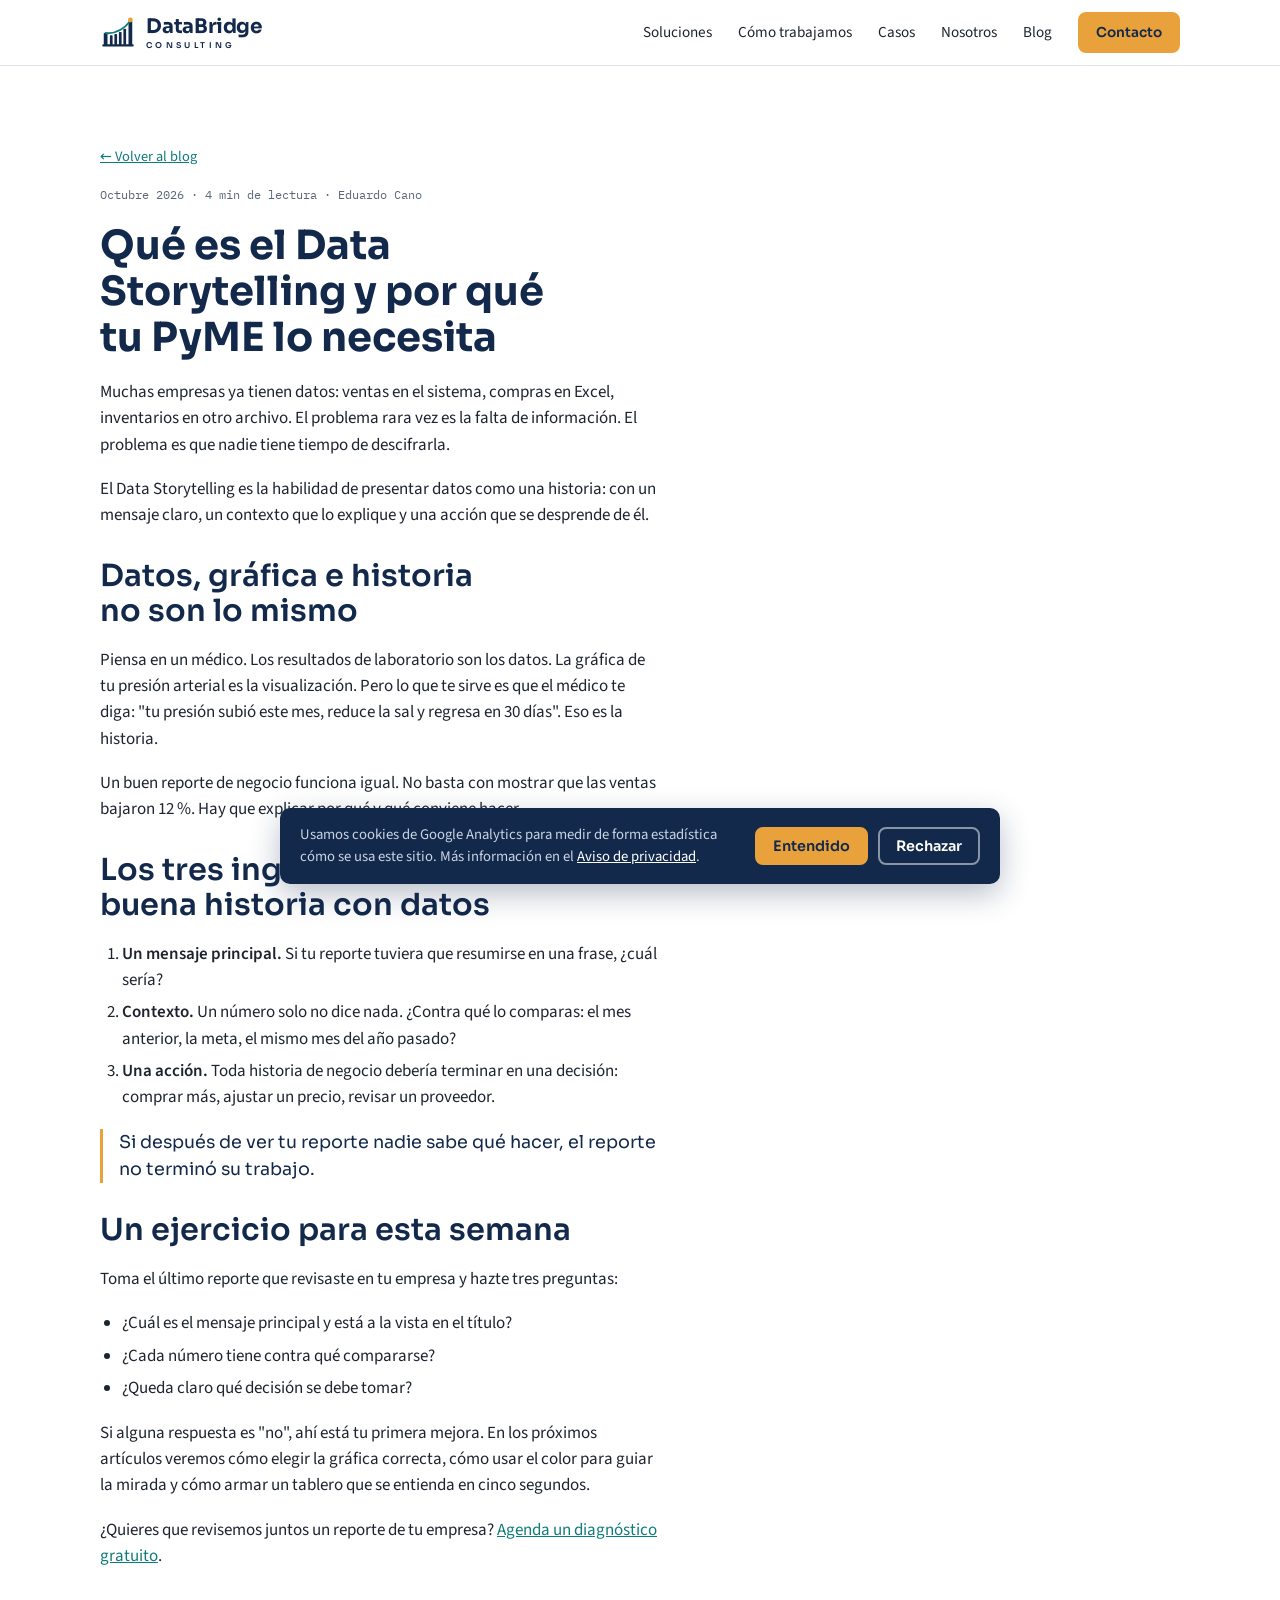
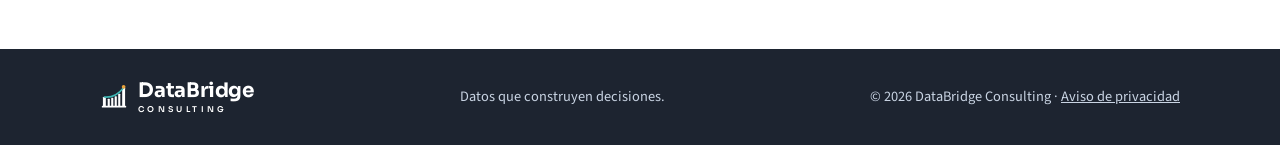
<file: blog/que-es-data-storytelling.html>
<!doctype html>
<html lang="es-MX">
<head>
  <meta charset="utf-8">
  <meta name="viewport" content="width=device-width, initial-scale=1">
  <title>Qué es el Data Storytelling y por qué tu PyME lo necesita | DataBridge Consulting</title>
  <meta name="description" content="Qué es el Data Storytelling, sus tres ingredientes y un ejercicio práctico para tu empresa.">
  <link rel="canonical" href="https://databridgeconsulting.mx/blog/que-es-data-storytelling.html">
  <meta property="og:site_name" content="DataBridge Consulting">
  <meta property="og:locale" content="es_MX">
  <meta property="og:type" content="article">
  <meta property="og:url" content="https://databridgeconsulting.mx/blog/que-es-data-storytelling.html">
  <meta property="og:title" content="Qué es el Data Storytelling y por qué tu PyME lo necesita">
  <meta property="og:description" content="Qué es el Data Storytelling, sus tres ingredientes y un ejercicio práctico para tu empresa.">
  <meta property="og:image" content="https://databridgeconsulting.mx/assets/img/og-image.png">
  <meta property="og:image:width" content="1200">
  <meta property="og:image:height" content="630">
  <meta name="twitter:card" content="summary_large_image">
  <meta name="theme-color" content="#13294B">
  <link rel="icon" href="../assets/img/favicon.svg" type="image/svg+xml">
  <link rel="apple-touch-icon" href="../assets/img/apple-touch-icon.png">
  <link rel="stylesheet" href="../assets/fonts/fonts.css">
  <link rel="stylesheet" href="../assets/css/styles.css?v=20261005">
</head>
<body>

<header class="site-header">
  <div class="container header-inner">
    <a href="../" class="lockup" aria-label="DataBridge Consulting, inicio">
      <img src="../assets/img/simbolo.svg" alt="" width="36" height="36">
      <span class="word"><b>DataBridge</b><small>CONSULTING</small></span>
    </a>
    <button class="menu-toggle" id="menu-toggle" aria-expanded="false" aria-controls="menu">Menú</button>
    <nav id="menu" class="menu">
      <a href="../#soluciones">Soluciones</a>
      <a href="../#proceso">Cómo trabajamos</a>
      <a href="../#casos">Casos</a>
      <a href="../#nosotros">Nosotros</a>
      <a href="./">Blog</a>
      <a href="../#contacto" class="btn btn-sm">Contacto</a>
    </nav>
  </div>
</header>

<main class="section">
  <div class="container">
    <article class="article">
      <a href="./" class="back">← Volver al blog</a>
      <p class="post-meta">Octubre 2026 · 4 min de lectura · Eduardo Cano</p>
      <h1>Qué es el Data Storytelling y por qué tu PyME lo necesita</h1>
      <p>Muchas empresas ya tienen datos: ventas en el sistema, compras en Excel, inventarios en otro archivo. El problema rara vez es la falta de información. El problema es que nadie tiene tiempo de descifrarla.</p>
      <p>El Data Storytelling es la habilidad de presentar datos como una historia: con un mensaje claro, un contexto que lo explique y una acción que se desprende de él.</p>

      <h2>Datos, gráfica e historia no son lo mismo</h2>
      <p>Piensa en un médico. Los resultados de laboratorio son los datos. La gráfica de tu presión arterial es la visualización. Pero lo que te sirve es que el médico te diga: "tu presión subió este mes, reduce la sal y regresa en 30 días". Eso es la historia.</p>
      <p>Un buen reporte de negocio funciona igual. No basta con mostrar que las ventas bajaron 12 %. Hay que explicar por qué y qué conviene hacer.</p>

      <h2>Los tres ingredientes de una buena historia con datos</h2>
      <ol>
        <li><b>Un mensaje principal.</b> Si tu reporte tuviera que resumirse en una frase, ¿cuál sería?</li>
        <li><b>Contexto.</b> Un número solo no dice nada. ¿Contra qué lo comparas: el mes anterior, la meta, el mismo mes del año pasado?</li>
        <li><b>Una acción.</b> Toda historia de negocio debería terminar en una decisión: comprar más, ajustar un precio, revisar un proveedor.</li>
      </ol>

      <blockquote>Si después de ver tu reporte nadie sabe qué hacer, el reporte no terminó su trabajo.</blockquote>

      <h2>Un ejercicio para esta semana</h2>
      <p>Toma el último reporte que revisaste en tu empresa y hazte tres preguntas:</p>
      <ul>
        <li>¿Cuál es el mensaje principal y está a la vista en el título?</li>
        <li>¿Cada número tiene contra qué compararse?</li>
        <li>¿Queda claro qué decisión se debe tomar?</li>
      </ul>
      <p>Si alguna respuesta es "no", ahí está tu primera mejora. En los próximos artículos veremos cómo elegir la gráfica correcta, cómo usar el color para guiar la mirada y cómo armar un tablero que se entienda en cinco segundos.</p>
      <p>¿Quieres que revisemos juntos un reporte de tu empresa? <a href="../#contacto">Agenda un diagnóstico gratuito</a>.</p>
    </article>
  </div>
</main>

<footer class="site-footer">
  <div class="container footer-inner">
    <span class="lockup">
      <img src="../assets/img/simbolo-negativo.svg" alt="" width="28" height="28">
      <span class="word"><b>DataBridge</b><small>CONSULTING</small></span>
    </span>
    <p>Datos que construyen decisiones.</p>
    <p class="copy">© <span id="year">2026</span> DataBridge Consulting · <a href="../aviso-de-privacidad.html">Aviso de privacidad</a></p>
  </div>
</footer>

<script src="../assets/js/main.js?v=20261005"></script>
</body>
</html>
</file>
<file: assets/fonts/fonts.css>
/* Tipografías alojadas en el propio sitio (licencia SIL Open Font License, ver OFL-*.txt) */
@font-face {
  font-family: "Sora";
  font-style: normal;
  font-weight: 400;
  font-display: swap;
  src: url("sora-latin-400-normal.woff2") format("woff2");
}
@font-face {
  font-family: "Sora";
  font-style: normal;
  font-weight: 600;
  font-display: swap;
  src: url("sora-latin-600-normal.woff2") format("woff2");
}
@font-face {
  font-family: "Sora";
  font-style: normal;
  font-weight: 700;
  font-display: swap;
  src: url("sora-latin-700-normal.woff2") format("woff2");
}
@font-face {
  font-family: "Source Sans 3";
  font-style: normal;
  font-weight: 400;
  font-display: swap;
  src: url("source-sans-3-latin-400-normal.woff2") format("woff2");
}
@font-face {
  font-family: "Source Sans 3";
  font-style: normal;
  font-weight: 600;
  font-display: swap;
  src: url("source-sans-3-latin-600-normal.woff2") format("woff2");
}
@font-face {
  font-family: "IBM Plex Mono";
  font-style: normal;
  font-weight: 400;
  font-display: swap;
  src: url("ibm-plex-mono-latin-400-normal.woff2") format("woff2");
}
@font-face {
  font-family: "IBM Plex Mono";
  font-style: normal;
  font-weight: 500;
  font-display: swap;
  src: url("ibm-plex-mono-latin-500-normal.woff2") format("woff2");
}
</file>
<file: assets/css/styles.css>
/* DataBridge Consulting — estilos del sitio
   Colores y fuentes según el Manual de Marca v1 */
:root {
  --indigo: #13294B;     /* Índigo Puente (primario) */
  --teal: #0E7C7B;       /* Turquesa Dato (secundario) */
  --teal-light: #3FB7B4; /* Turquesa claro (sobre fondo oscuro) */
  --amber: #E9A23B;      /* Ámbar Insight (acento) */
  --mist: #EEF2F5;       /* Niebla (fondos) */
  --graphite: #1D2430;   /* Grafito (texto) */
  --muted: #5A6676;
  --line: #DCE3EA;
  --white: #FFFFFF;
  --on-dark-muted: #C9D4E3;

  --f-display: "Sora", "Segoe UI", system-ui, sans-serif;
  --f-body: "Source Sans 3", "Segoe UI", system-ui, sans-serif;
  --f-mono: "IBM Plex Mono", ui-monospace, Menlo, monospace;

  --radius: 10px;
  --maxw: 1120px;
  color-scheme: light;
}

* { box-sizing: border-box; }
html { scroll-behavior: smooth; scroll-padding-top: 76px; }
@media (prefers-reduced-motion: reduce) { html { scroll-behavior: auto; } }
body {
  margin: 0;
  background: var(--white);
  color: var(--graphite);
  font-family: var(--f-body);
  font-size: 17px;
  line-height: 1.55;
}
img { max-width: 100%; display: block; }
a { color: var(--teal); }
a:focus-visible, button:focus-visible { outline: 3px solid var(--amber); outline-offset: 2px; }
h1, h2, h3 { font-family: var(--f-display); line-height: 1.15; margin: 0; text-wrap: balance; color: var(--indigo); }
h2 { font-size: clamp(1.5rem, 3vw, 1.9rem); font-weight: 600; }
h3 { font-size: 1.15rem; font-weight: 600; }
p { margin: 0; }

.container { max-width: var(--maxw); margin: 0 auto; padding-inline: 20px; }

.eyebrow {
  font-family: var(--f-mono);
  font-size: .75rem;
  letter-spacing: .12em;
  text-transform: uppercase;
  color: var(--teal);
}
.eyebrow.on-dark { color: var(--teal-light); }
.lead { color: var(--muted); max-width: 62ch; }
.tag {
  font-family: var(--f-mono);
  font-size: .7rem;
  letter-spacing: .06em;
  text-transform: uppercase;
  color: var(--teal);
  background: rgba(14, 124, 123, .1);
  padding: 3px 8px;
  border-radius: 4px;
  justify-self: start;
  width: fit-content;
}

/* Botones */
.btn {
  display: inline-block;
  background: var(--amber);
  color: var(--indigo);
  font-family: var(--f-display);
  font-weight: 600;
  font-size: .95rem;
  text-decoration: none;
  padding: 13px 22px;
  border-radius: 8px;
  border: 2px solid var(--amber);
  transition: transform .15s ease, box-shadow .15s ease;
}
.btn:hover { transform: translateY(-1px); box-shadow: 0 6px 18px rgba(233, 162, 59, .35); }
.btn-ghost { background: transparent; color: var(--white); border-color: rgba(255, 255, 255, .4); }
.btn-ghost:hover { border-color: var(--white); box-shadow: none; }
.btn-sm { padding: 8px 16px; font-size: .85rem; }
@media (prefers-reduced-motion: reduce) { .btn { transition: none; } }

/* Logotipo en HTML */
.lockup { display: flex; align-items: center; gap: 10px; text-decoration: none; color: var(--indigo); }
.word { display: grid; line-height: 1; }
.word b { font-family: var(--f-display); font-weight: 700; font-size: 1.25rem; letter-spacing: -.01em; }
.word small { font-family: var(--f-display); font-weight: 600; font-size: .5rem; letter-spacing: .42em; margin-top: 4px; }

/* Encabezado */
.site-header {
  position: sticky; top: 0; z-index: 10;
  background: rgba(255, 255, 255, .96);
  backdrop-filter: blur(6px);
  border-bottom: 1px solid var(--line);
}
.header-inner { display: flex; align-items: center; justify-content: space-between; gap: 16px; padding-block: 12px; }
.menu { display: flex; align-items: center; gap: 26px; }
.menu a:not(.btn) { color: var(--graphite); text-decoration: none; font-size: .95rem; }
.menu a:not(.btn):hover { color: var(--teal); }
.menu-toggle {
  display: none;
  font: 600 .9rem var(--f-display);
  color: var(--indigo);
  background: none;
  border: 1px solid var(--line);
  border-radius: 6px;
  padding: 8px 12px;
  cursor: pointer;
}
@media (max-width: 820px) {
  .menu-toggle { display: block; }
  .menu {
    display: none;
    position: absolute; left: 0; right: 0; top: 100%;
    flex-direction: column; align-items: stretch; gap: 0;
    background: var(--white);
    border-bottom: 1px solid var(--line);
    padding: 8px 20px 16px;
  }
  .menu.open { display: flex; }
  .menu a:not(.btn) { padding: 12px 0; border-bottom: 1px solid var(--line); }
  .menu .btn { margin-top: 12px; text-align: center; }
}

/* Inicio */
.hero { background: var(--indigo); color: var(--white); padding-block: 72px 80px; }
.hero-grid { display: grid; grid-template-columns: 1.15fr 1fr; gap: 48px; align-items: center; }
.hero-copy { display: grid; gap: 20px; min-width: 0; }
.hero h1 { color: var(--white); font-size: clamp(2rem, 4.6vw, 3rem); font-weight: 700; }
.hero-lead { color: var(--on-dark-muted); font-size: 1.1rem; max-width: 52ch; }
.hero-actions { display: flex; flex-wrap: wrap; gap: 12px; margin-top: 8px; }
@media (max-width: 900px) { .hero-grid { grid-template-columns: 1fr; } .hero { padding-block: 48px 56px; } }

/* Tablero de ejemplo */
.dash {
  margin: 0;
  background: var(--white);
  color: var(--graphite);
  border-radius: 12px;
  padding: 22px;
  display: grid;
  gap: 18px;
  box-shadow: 0 24px 60px rgba(0, 0, 0, .3);
  min-width: 0;
}
.dash-head { display: flex; justify-content: space-between; align-items: center; font-family: var(--f-display); font-weight: 600; color: var(--indigo); }
.kpis { display: grid; grid-template-columns: 1fr 1fr; gap: 12px; }
.kpis > div { background: var(--mist); border-radius: 8px; padding: 12px; display: grid; gap: 2px; }
.kpi-label { font-size: .8rem; color: var(--muted); }
.kpi-value { font-family: var(--f-mono); font-weight: 500; font-size: 1.5rem; color: var(--indigo); font-variant-numeric: tabular-nums; }
.kpi-delta { font-family: var(--f-mono); font-size: .72rem; }
.kpi-delta.up { color: var(--teal); }
.chart { display: flex; align-items: flex-end; gap: 10px; height: 140px; border-bottom: 1px solid var(--line); padding-bottom: 0; margin-bottom: 18px; }
.bar { flex: 1; height: var(--h); background: var(--indigo); border-radius: 4px 4px 0 0; position: relative; }
.bar.hl { background: var(--amber); }
.bar span { position: absolute; bottom: -20px; left: 0; right: 0; text-align: center; font-family: var(--f-mono); font-size: .68rem; color: var(--muted); }
.dash figcaption { font-size: .88rem; color: var(--graphite); border-left: 3px solid var(--amber); padding-left: 10px; }

/* Franja de dolores */
.band { background: var(--mist); padding-block: 36px; }
.band-grid { display: grid; grid-template-columns: 220px 1fr; gap: 24px; align-items: start; }
.band-title { font-family: var(--f-display); font-weight: 600; font-size: 1.2rem; color: var(--indigo); }
.pains { list-style: none; margin: 0; padding: 0; display: grid; grid-template-columns: repeat(3, 1fr); gap: 20px; }
.pains li { border-top: 2px solid var(--teal); padding-top: 10px; }
@media (max-width: 820px) { .band-grid, .pains { grid-template-columns: 1fr; } }

/* Secciones */
.section { padding-block: 80px; }
.section-alt { background: var(--mist); }
.section-head { display: grid; gap: 10px; margin-bottom: 36px; }
@media (max-width: 700px) { .section { padding-block: 56px; } }

/* Soluciones */
.cards { display: grid; grid-template-columns: repeat(auto-fit, minmax(240px, 1fr)); gap: 20px; }
.card {
  border: 1px solid var(--line);
  border-radius: var(--radius);
  padding: 24px;
  display: flex;
  flex-direction: column;
  gap: 12px;
  background: var(--white);
}
.card ul { margin: 0; padding-left: 18px; color: var(--muted); font-size: .95rem; display: grid; gap: 4px; }
.card-tool { margin-top: auto; font-family: var(--f-mono); font-size: .75rem; color: var(--teal); padding-top: 12px; border-top: 1px solid var(--line); }

/* Proceso */
.steps { list-style: none; margin: 0; padding: 0; display: grid; grid-template-columns: repeat(4, 1fr); gap: 20px; counter-reset: paso; }
.steps li { counter-increment: paso; display: grid; gap: 8px; align-content: start; }
.steps li::before {
  content: counter(paso);
  font-family: var(--f-mono);
  font-weight: 500;
  color: var(--white);
  background: var(--indigo);
  width: 36px; height: 36px;
  border-radius: 50%;
  display: grid; place-items: center;
}
.steps p { color: var(--muted); }
@media (max-width: 900px) { .steps { grid-template-columns: repeat(2, 1fr); } }
@media (max-width: 520px) { .steps { grid-template-columns: 1fr; } }

/* Casos */
.cases { display: grid; grid-template-columns: repeat(auto-fit, minmax(300px, 1fr)); gap: 20px; }
.case { border: 1px solid var(--line); border-radius: var(--radius); overflow: hidden; display: grid; }
.case-visual { background: var(--mist); height: 150px; padding: 24px 28px; display: flex; align-items: flex-end; }
.case-visual svg { width: 100%; height: 100%; }
.mini-bars { display: flex; align-items: flex-end; gap: 10px; width: 100%; height: 100%; }
.mini-bars i { flex: 1; height: var(--h); background: var(--indigo); border-radius: 3px 3px 0 0; }
.mini-bars i.hl { background: var(--amber); }
.case-body { padding: 22px; display: grid; gap: 10px; }
.case-body p:last-child { color: var(--muted); }

/* Nosotros */
.about { display: grid; grid-template-columns: 1fr 1.4fr; gap: 40px; }
.about > div:first-child { display: grid; gap: 10px; align-content: start; }
.about-copy { display: grid; gap: 16px; max-width: 64ch; align-content: start; }
.values { list-style: none; margin: 0; padding: 0; display: grid; gap: 6px; }
.values b { color: var(--indigo); }
@media (max-width: 820px) { .about { grid-template-columns: 1fr; gap: 20px; } }

/* Contacto */
.contact { background: var(--indigo); color: var(--white); }
.contact h2 { color: var(--white); }
.contact-grid { display: grid; grid-template-columns: 1.2fr 1fr; gap: 40px; align-items: center; }
.contact-grid > div:first-child { display: grid; gap: 12px; }
.contact-lead { color: var(--on-dark-muted); max-width: 48ch; }
.contact-card { background: rgba(255, 255, 255, .06); border: 1px solid rgba(255, 255, 255, .14); border-radius: var(--radius); padding: 28px; display: grid; gap: 20px; }
.contact-card .btn { text-align: center; }
.contact-card dl { margin: 0; display: grid; gap: 4px; }
.contact-card dt { font-family: var(--f-mono); font-size: .72rem; letter-spacing: .08em; text-transform: uppercase; color: var(--teal-light); margin-top: 8px; }
.contact-card dd { margin: 0; overflow-wrap: anywhere; }
.contact-card a { color: var(--white); }
@media (max-width: 820px) { .contact-grid { grid-template-columns: 1fr; } }

/* Pie de página */
.site-footer { background: var(--graphite); color: var(--on-dark-muted); padding-block: 32px; font-size: .9rem; }
.site-footer .lockup { color: var(--white); }
.footer-inner { display: flex; flex-wrap: wrap; align-items: center; justify-content: space-between; gap: 16px; }

/* Capacitación */
.training {
  margin-top: 20px;
  border: 1px solid var(--line);
  border-left: 4px solid var(--teal);
  border-radius: var(--radius);
  padding: 24px;
  display: grid;
  grid-template-columns: 1.2fr 1fr;
  gap: 24px;
  align-items: center;
  background: var(--mist);
}
.training-copy { display: grid; gap: 10px; }
.training ul { margin: 0; padding-left: 18px; display: grid; gap: 6px; color: var(--graphite); }
@media (max-width: 760px) { .training { grid-template-columns: 1fr; } }

/* Retrato */
.about-head { display: grid; gap: 10px; align-content: start; }
.portrait { margin: 16px 0 0; display: grid; gap: 10px; max-width: 280px; }
.portrait img { border-radius: var(--radius); aspect-ratio: 4 / 5; object-fit: cover; object-position: top; width: 100%; height: auto; background: var(--white); }
.portrait figcaption { display: grid; gap: 2px; font-size: .9rem; color: var(--muted); }
.portrait figcaption b { font-family: var(--f-display); color: var(--indigo); font-size: 1rem; }

/* Blog */
.blog-teaser { display: flex; flex-wrap: wrap; align-items: end; justify-content: space-between; gap: 24px; }
.blog-teaser > div { display: grid; gap: 10px; min-width: 0; }
.btn-outline { background: transparent; color: var(--indigo); border-color: var(--indigo); }
.btn-outline:hover { background: var(--indigo); color: var(--white); box-shadow: none; }

.post-list { list-style: none; margin: 0; padding: 0; display: grid; gap: 16px; }
.post-item { border: 1px solid var(--line); border-radius: var(--radius); padding: 22px; display: grid; gap: 8px; }
.post-item a { color: var(--indigo); text-decoration: none; }
.post-item a:hover { color: var(--teal); }
.post-meta { font-family: var(--f-mono); font-size: .75rem; color: var(--muted); }
.article { max-width: 70ch; display: grid; gap: 18px; }
.article h1 { font-size: clamp(1.8rem, 4vw, 2.5rem); }
.article h2 { margin-top: 12px; }
.article ul, .article ol { margin: 0; padding-left: 22px; display: grid; gap: 6px; }
.article blockquote { margin: 0; border-left: 3px solid var(--amber); padding-left: 16px; color: var(--indigo); font-family: var(--f-display); font-size: 1.1rem; }
.back { font-size: .9rem; }
.site-footer a { color: var(--on-dark-muted); }

/* Aviso de privacidad */
.legal h2 { scroll-margin-top: 80px; font-size: 1.3rem; }
.legal h3 { font-size: 1.02rem; margin-top: 4px; }
.toc { background: var(--mist); border-radius: var(--radius); padding: 18px 22px; }
.toc-title { font-family: var(--f-mono); font-size: .75rem; letter-spacing: .1em; text-transform: uppercase; color: var(--teal); margin-bottom: 8px; }
.toc ol { margin: 0; padding-left: 22px; display: grid; gap: 4px; font-size: .95rem; }
.toc a { color: var(--indigo); text-decoration: none; }
.toc a:hover { color: var(--teal); text-decoration: underline; }

/* Aviso simplificado junto al contacto */
.privacy-note { font-size: .82rem; line-height: 1.5; color: var(--on-dark-muted); border-top: 1px solid rgba(255, 255, 255, .14); padding-top: 14px; }
.privacy-note a { color: var(--white); }

/* Aviso de cookies */
.cookie-banner { position: fixed; left: 16px; right: 16px; bottom: 16px; z-index: 50; max-width: 720px; margin: 0 auto; background: var(--indigo); color: var(--white); border-radius: var(--radius); padding: 16px 20px; box-shadow: 0 10px 30px rgba(19, 41, 75, .3); display: flex; gap: 16px; align-items: center; flex-wrap: wrap; }
.cookie-banner p { margin: 0; flex: 1 1 320px; font-size: .92rem; line-height: 1.5; color: var(--on-dark-muted); }
.cookie-banner a { color: var(--white); }
.cookie-actions { display: flex; gap: 10px; }
.btn-small { padding: 8px 16px; font-size: .9rem; }
.btn-ghost { background: transparent; color: var(--white); border-color: rgba(255, 255, 255, .5); }
.btn-ghost:hover { background: rgba(255, 255, 255, .12); box-shadow: none; }
</file>
